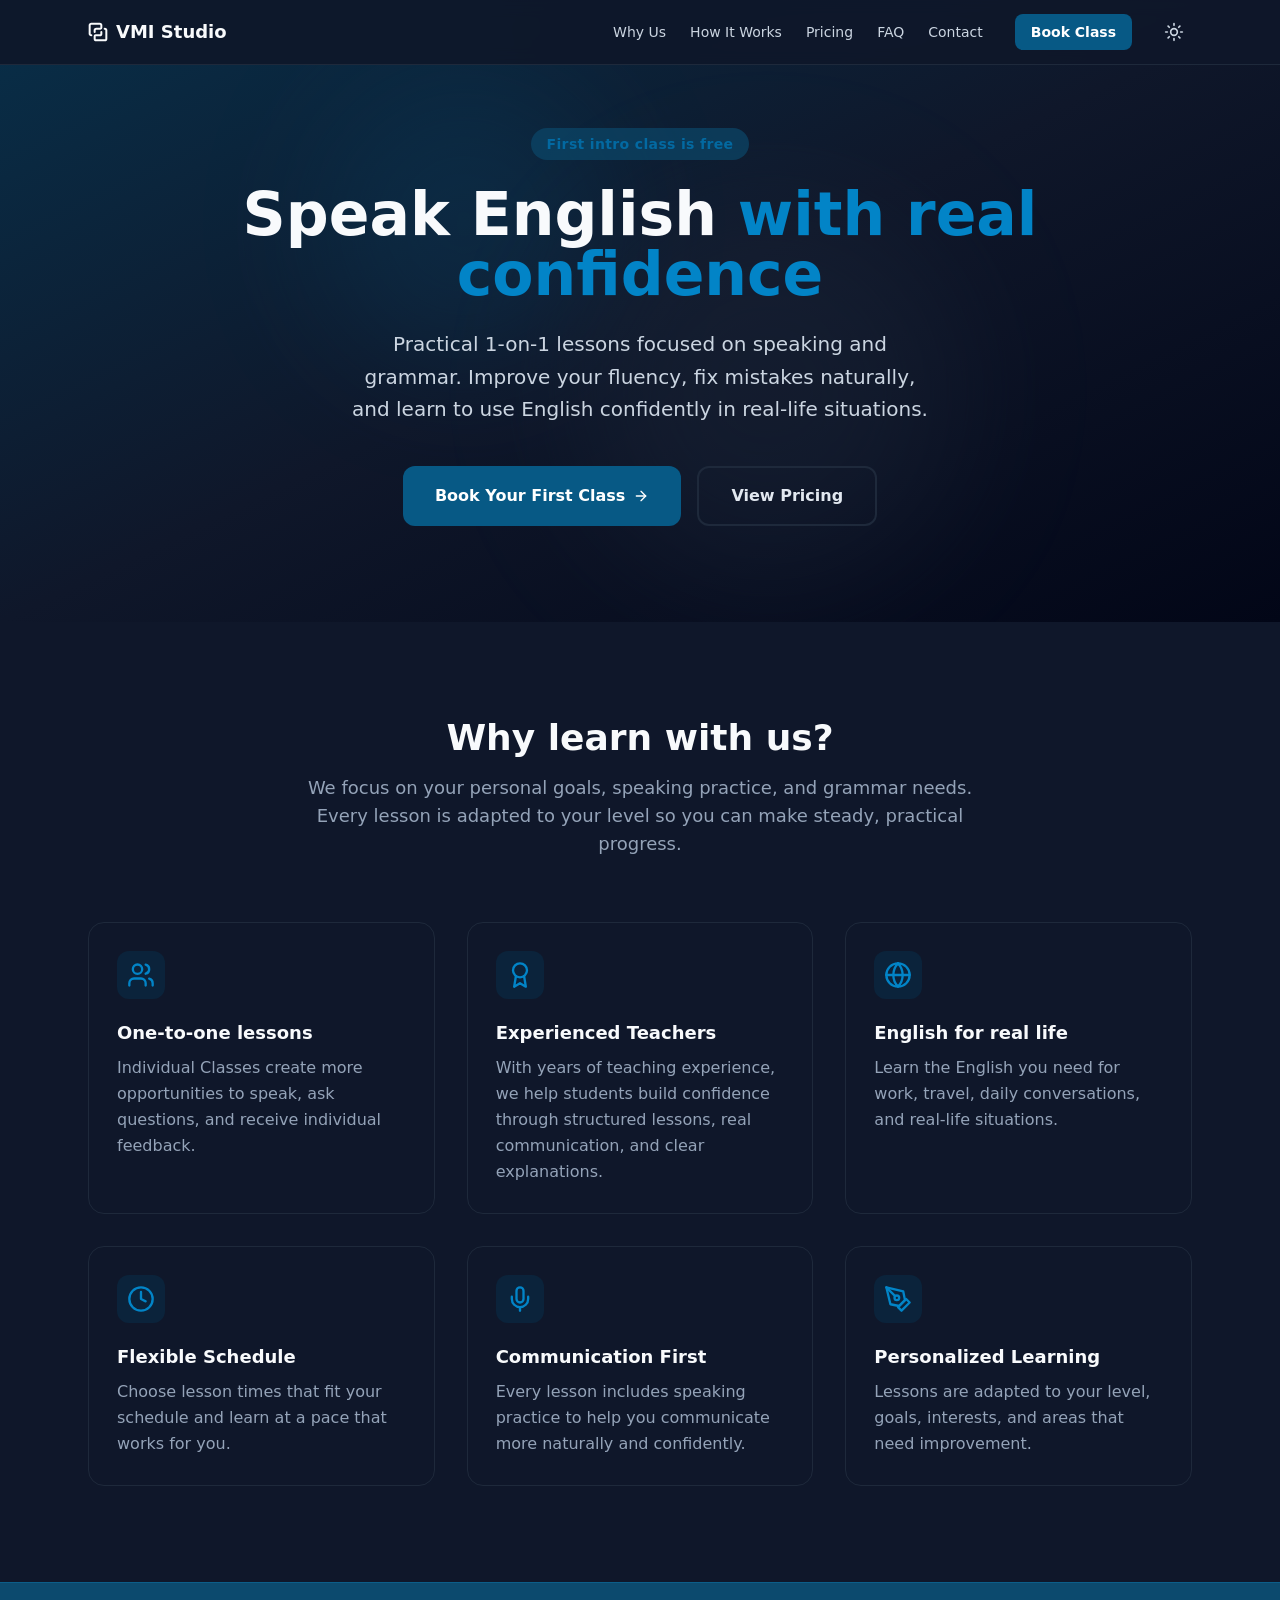
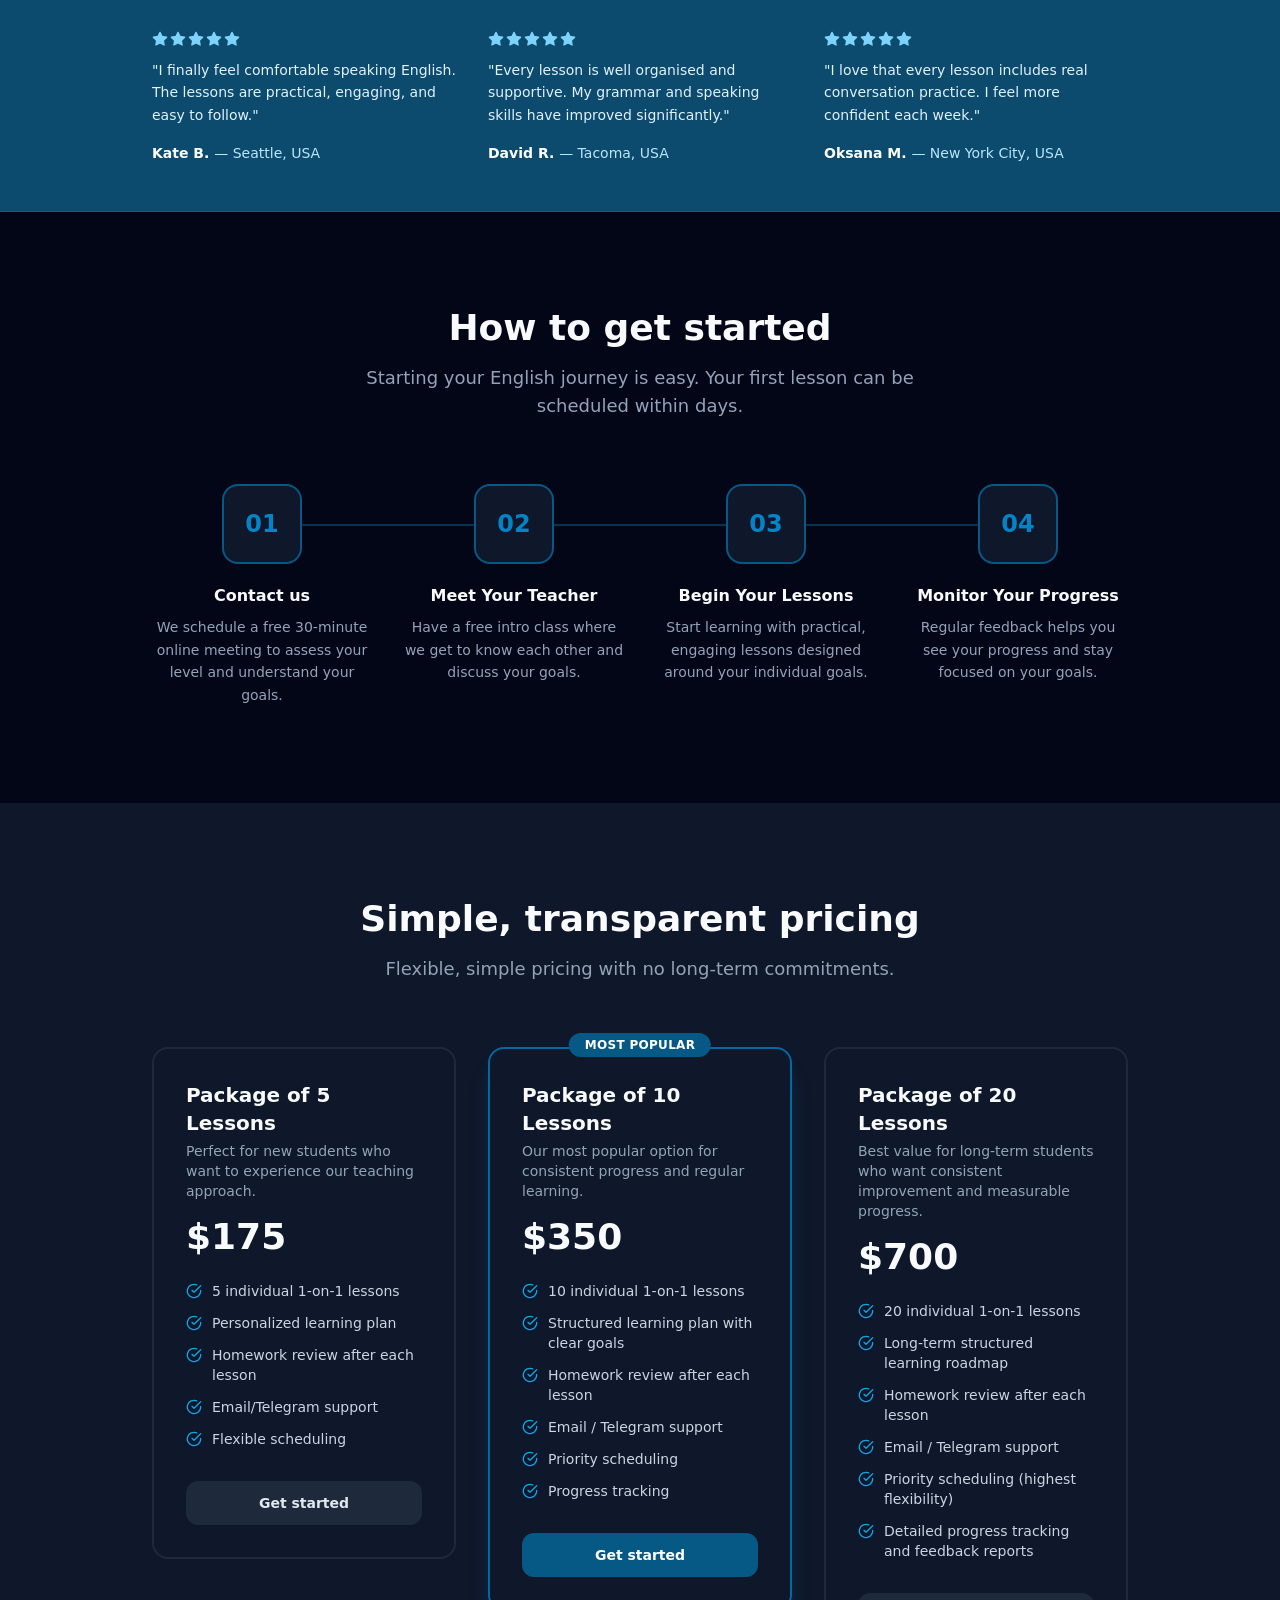
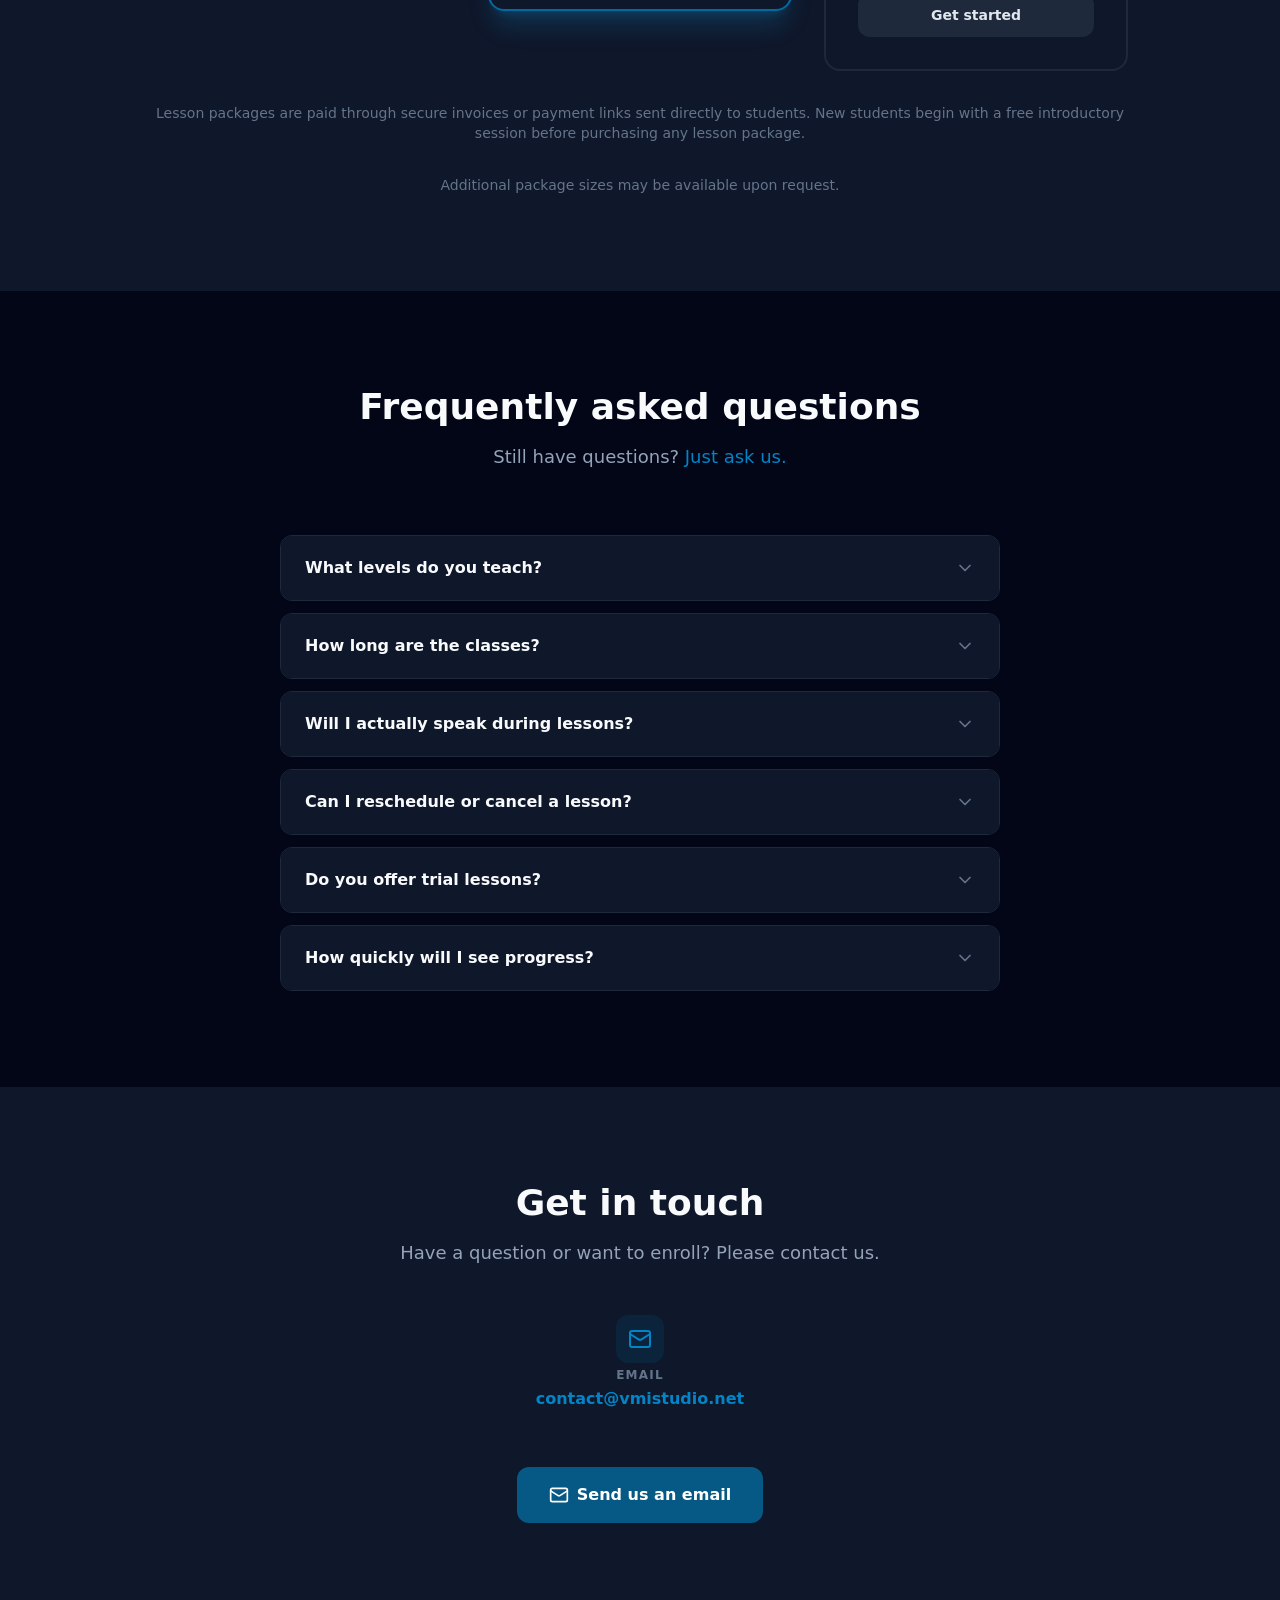
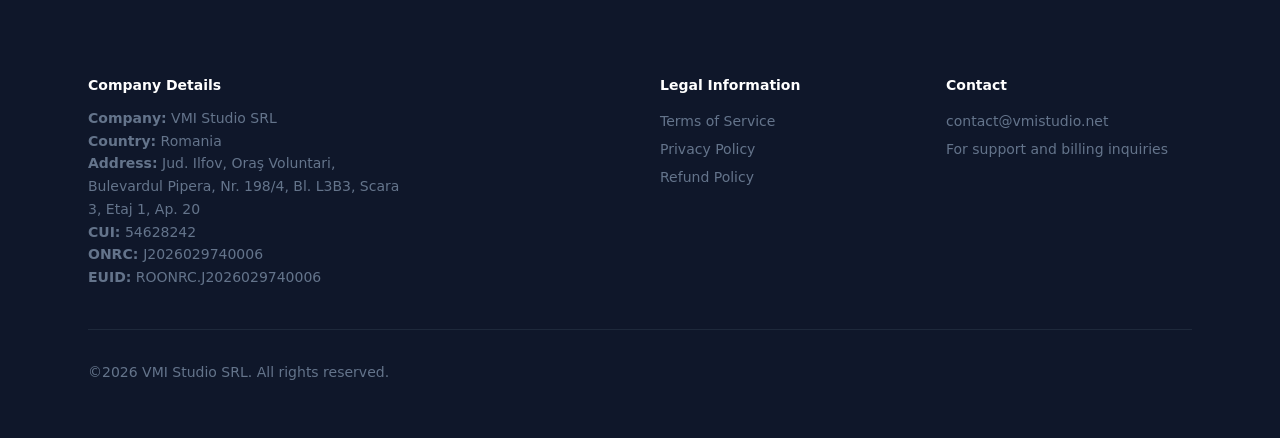
<file: index.html>
<html lang="en">
<head>
    <meta charset="UTF-8">
    <meta name="viewport" content="width=device-width, initial-scale=1.0">
    <title>VMI Studio — Speak English with confidence</title>
    <meta name="twitter:card" content="summary_large_image">

    <script src="script.js"></script>
    <link rel="stylesheet" href="styles.css">
    <link rel="icon" href="image/favicon.png" type="image/svg+xml">
</head>
<body>

<div>
    <div class="font-sans text-slate-800 antialiased">
        <header class="fixed top-0 inset-x-0 z-50 bg-white/90 backdrop-blur border-b border-slate-100">
            <div class="max-w-6xl mx-auto px-6 h-16 flex items-center justify-between">

                <!-- logo -->
                <a href="#" class="flex items-center gap-2 font-bold text-lg text-slate-900">
                    <svg xmlns="http://www.w3.org/2000/svg" width="20" height="20" viewBox="0 0 24 24" fill="none"
                         stroke="currentColor" stroke-width="2.4" stroke-linecap="round" stroke-linejoin="round"
                         class="lucide lucide-squares-exclude-icon lucide-squares-exclude">
                        <path d="M16 12v2a2 2 0 0 1-2 2H9a1 1 0 0 0-1 1v3a2 2 0 0 0 2 2h10a2 2 0 0 0 2-2V10a2 2 0 0 0-2-2h0"/>
                        <path d="M4 16a2 2 0 0 1-2-2V4a2 2 0 0 1 2-2h10a2 2 0 0 1 2 2v3a1 1 0 0 1-1 1h-5a2 2 0 0 0-2 2v2"/>
                    </svg>
                    VMI Studio
                </a>

                <!-- top nav links -->
                <nav class="hidden md:flex items-center gap-6">

                    <a href="#why-us" class="text-sm text-slate-600 hover:text-sky-600 transition-colors font-medium">
                        Why Us
                    </a>

                    <a href="#how-it-works"
                       class="text-sm text-slate-600 hover:text-sky-600 transition-colors font-medium">
                        How It Works
                    </a>

                    <a href="#pricing" class="text-sm text-slate-600 hover:text-sky-600 transition-colors font-medium">
                        Pricing
                    </a>

                    <a href="#faq"
                       class="text-sm text-slate-600 hover:text-sky-600 transition-colors font-medium">
                        FAQ
                    </a>

                    <a href="#contact" class="text-sm text-slate-600 hover:text-sky-600 transition-colors font-medium">
                        Contact
                    </a>

                    <!--                     book class button -->
                    <a href="mailto:contact@vmistudio.net"
                       class="ml-2 px-4 py-2 bg-sky-600 text-white text-sm font-semibold rounded-lg hover:bg-sky-700 transition-colors">
                        Book Class
                    </a>

                    <!-- theme toggle -->
                    <button type="button"
                            class="theme-toggle p-2 text-slate-600 hover:text-sky-600 transition-colors"
                            aria-label="Toggle dark theme">
                        <svg xmlns="http://www.w3.org/2000/svg" width="24" height="24" viewBox="0 0 24 24"
                             fill="none" stroke="currentColor" stroke-width="2" stroke-linecap="round"
                             stroke-linejoin="round" class="theme-icon-moon w-5 h-5">
                            <path d="M12 3a6 6 0 0 0 9 9 9 9 0 1 1-9-9Z"></path>
                        </svg>
                        <svg xmlns="http://www.w3.org/2000/svg" width="24" height="24" viewBox="0 0 24 24"
                             fill="none" stroke="currentColor" stroke-width="2" stroke-linecap="round"
                             stroke-linejoin="round" class="theme-icon-sun w-5 h-5">
                            <circle cx="12" cy="12" r="4"></circle>
                            <path d="M12 2v2"></path>
                            <path d="M12 20v2"></path>
                            <path d="m4.93 4.93 1.41 1.41"></path>
                            <path d="m17.66 17.66 1.41 1.41"></path>
                            <path d="M2 12h2"></path>
                            <path d="M20 12h2"></path>
                            <path d="m6.34 17.66-1.41 1.41"></path>
                            <path d="m19.07 4.93-1.41 1.41"></path>
                        </svg>
                    </button>
                </nav>

                <!-- top nav mobile -->
                <div class="md:hidden flex items-center gap-1">
                    <button type="button"
                            class="theme-toggle p-2 text-slate-600 hover:text-sky-600 transition-colors"
                            aria-label="Toggle dark theme">
                        <svg xmlns="http://www.w3.org/2000/svg" width="24" height="24" viewBox="0 0 24 24"
                             fill="none" stroke="currentColor" stroke-width="2" stroke-linecap="round"
                             stroke-linejoin="round" class="theme-icon-moon w-5 h-5">
                            <path d="M12 3a6 6 0 0 0 9 9 9 9 0 1 1-9-9Z"></path>
                        </svg>
                        <svg xmlns="http://www.w3.org/2000/svg" width="24" height="24" viewBox="0 0 24 24"
                             fill="none" stroke="currentColor" stroke-width="2" stroke-linecap="round"
                             stroke-linejoin="round" class="theme-icon-sun w-5 h-5">
                            <circle cx="12" cy="12" r="4"></circle>
                            <path d="M12 2v2"></path>
                            <path d="M12 20v2"></path>
                            <path d="m4.93 4.93 1.41 1.41"></path>
                            <path d="m17.66 17.66 1.41 1.41"></path>
                            <path d="M2 12h2"></path>
                            <path d="M20 12h2"></path>
                            <path d="m6.34 17.66-1.41 1.41"></path>
                            <path d="m19.07 4.93-1.41 1.41"></path>
                        </svg>
                    </button>
                    <button id="menu-btn" class="p-2 text-slate-600" aria-label="Toggle menu" aria-expanded="false">
                        <div class="w-5 h-0.5 bg-current mb-1"></div>
                        <div class="w-5 h-0.5 bg-current mb-1"></div>
                        <div class="w-5 h-0.5 bg-current"></div>
                    </button>
                </div>
            </div>

            <!-- mobile menu -->
            <nav id="mobile-menu" class="hidden md:hidden border-t border-slate-100 bg-white px-6 py-4">
                <div class="flex flex-col gap-4">
                    <a href="#why-us"
                       class="text-sm text-slate-600 hover:text-sky-600 transition-colors font-medium">
                        Why Us
                    </a>
                    <a href="#how-it-works"
                       class="text-sm text-slate-600 hover:text-sky-600 transition-colors font-medium">
                        How It Works
                    </a>
                    <a href="#pricing"
                       class="text-sm text-slate-600 hover:text-sky-600 transition-colors font-medium">
                        Pricing
                    </a>
                    <a href="#faq"
                       class="text-sm text-slate-600 hover:text-sky-600 transition-colors font-medium">
                        FAQ
                    </a>
                    <a href="#contact"
                       class="text-sm text-slate-600 hover:text-sky-600 transition-colors font-medium">
                        Contact
                    </a>
                    <a href="mailto:contact@vmistudio.net"
                       class="px-4 py-2 bg-sky-600 text-white text-sm font-semibold rounded-lg hover:bg-sky-700 transition-colors text-center">
                        Book Class
                    </a>
                </div>
            </nav>
        </header>

        <!-- INTRO SECTION -->
        <section class="pt-32 pb-24 bg-gradient-to-br from-sky-50 via-white to-slate-50 relative overflow-hidden">

            <div class="absolute inset-0 pointer-events-none">
                <div class="absolute top-20 left-1/4 w-72 h-72 bg-sky-100 rounded-full opacity-40 blur-3xl"></div>
                <div class="absolute bottom-10 right-1/4 w-96 h-96 bg-slate-100 rounded-full opacity-40 blur-3xl"></div>
            </div>

            <div class="relative max-w-4xl mx-auto px-6 text-center">

                <span class="inline-block px-4 py-1.5 bg-sky-100 text-sky-700 text-sm font-semibold rounded-full mb-6 tracking-wide">First intro class is free</span>


                <!-- title -->
                <h1 class="text-5xl md:text-6xl font-bold text-slate-900 leading-tight mb-6">
                    Speak English <span class="text-sky-600"> with real confidence</span>
                </h1>

                <p class="text-xl text-slate-600 leading-relaxed max-w-xl mx-auto mb-10">
                    Practical 1-on-1 lessons focused on speaking and grammar. Improve your fluency, fix mistakes
                    naturally, and learn to use English confidently in real-life situations.
                </p>

                <!-- buttons -->
                <div class="flex flex-col sm:flex-row gap-4 justify-center">
                    <a href="mailto:contact@vmistudio.net"
                       class="px-8 py-4 bg-sky-600 text-white font-semibold rounded-xl hover:bg-sky-700 transition-all hover:shadow-lg hover:shadow-sky-200 flex items-center justify-center gap-2">
                        Book Your First Class
                        <svg xmlns="http://www.w3.org/2000/svg" width="24" height="24" viewBox="0 0 24 24" fill="none"
                             stroke="currentColor" stroke-width="2" stroke-linecap="round" stroke-linejoin="round"
                             class="lucide lucide-arrow-right w-4 h-4">
                            <path d="M5 12h14"></path>
                            <path d="m12 5 7 7-7 7"></path>
                        </svg>
                    </a>
                    <a href="#pricing"
                       class="px-8 py-4 border-2 border-slate-200 text-slate-700 font-semibold rounded-xl hover:border-slate-300 hover:bg-slate-50 transition-colors flex items-center justify-center">
                        View Pricing
                    </a>
                </div>
            </div>
        </section>

        <!-- WHY LEARN WITH US SECTION -->
        <section id="why-us" class="py-24 bg-white">
            <div class="max-w-6xl mx-auto px-6">
                <!-- Section Title -->
                <div class="text-center mb-16">
                    <h2 class="text-4xl font-bold text-slate-900 mb-4">
                        Why learn with us?
                    </h2>
                    <p class="text-lg text-slate-500 max-w-2xl mx-auto">
                        We focus on your personal goals, speaking practice, and grammar needs. Every lesson is adapted
                        to your level so you can make steady, practical progress.
                        <!--                        Every learner is different — that's why we focus on your goals, challenges, and progress.-->
                    </p>
                </div>
                <div class="grid md:grid-cols-2 lg:grid-cols-3 gap-8">

                    <!-- why-us 1 -->
                    <div class="p-7 rounded-2xl border border-slate-100 hover:border-sky-100 hover:shadow-md hover:shadow-sky-50 transition-all group">
                        <div class="w-12 h-12 bg-sky-50 rounded-xl flex items-center justify-center text-sky-600 mb-5 group-hover:bg-sky-100 transition-colors">
                            <svg xmlns="http://www.w3.org/2000/svg" width="24" height="24" viewBox="0 0 24 24"
                                 fill="none" stroke="currentColor" stroke-width="2" stroke-linecap="round"
                                 stroke-linejoin="round" class="lucide lucide-users w-7 h-7">
                                <path d="M16 21v-2a4 4 0 0 0-4-4H6a4 4 0 0 0-4 4v2"></path>
                                <circle cx="9" cy="7" r="4"></circle>
                                <path d="M22 21v-2a4 4 0 0 0-3-3.87"></path>
                                <path d="M16 3.13a4 4 0 0 1 0 7.75"></path>
                            </svg>
                        </div>
                        <h3 class="text-lg font-bold text-slate-800 mb-2">
                            One-to-one lessons
                        </h3>
                        <p class="text-slate-500 leading-relaxed">
                            Individual Classes create more opportunities to speak, ask questions, and receive individual
                            feedback.
                        </p>
                    </div>

                    <!-- why-us 2 -->
                    <div class="p-7 rounded-2xl border border-slate-100 hover:border-sky-100 hover:shadow-md hover:shadow-sky-50 transition-all group">
                        <div class="w-12 h-12 bg-sky-50 rounded-xl flex items-center justify-center text-sky-600 mb-5 group-hover:bg-sky-100 transition-colors">
                            <svg xmlns="http://www.w3.org/2000/svg" width="24" height="24" viewBox="0 0 24 24"
                                 fill="none" stroke="currentColor" stroke-width="2" stroke-linecap="round"
                                 stroke-linejoin="round" class="lucide lucide-award w-7 h-7">
                                <circle cx="12" cy="8" r="6"></circle>
                                <path d="M15.477 12.89 17 22l-5-3-5 3 1.523-9.11"></path>
                            </svg>
                        </div>
                        <h3 class="text-lg font-bold text-slate-800 mb-2">
                            Experienced Teachers
                        </h3>
                        <p class="text-slate-500 leading-relaxed">
                            With years of teaching experience, we help students
                            build confidence through structured lessons, real communication, and clear explanations.
                        </p>
                    </div>

                    <!-- why-us 3 -->
                    <div class="p-7 rounded-2xl border border-slate-100 hover:border-sky-100 hover:shadow-md hover:shadow-sky-50 transition-all group">
                        <div class="w-12 h-12 bg-sky-50 rounded-xl flex items-center justify-center text-sky-600 mb-5 group-hover:bg-sky-100 transition-colors">
                            <svg xmlns="http://www.w3.org/2000/svg" width="24" height="24" viewBox="0 0 24 24"
                                 fill="none" stroke="currentColor" stroke-width="2" stroke-linecap="round"
                                 stroke-linejoin="round" class="lucide lucide-globe w-7 h-7">
                                <circle cx="12" cy="12" r="10"></circle>
                                <path d="M12 2a14.5 14.5 0 0 0 0 20 14.5 14.5 0 0 0 0-20"></path>
                                <path d="M2 12h20"></path>
                            </svg>
                        </div>
                        <h3 class="text-lg font-bold text-slate-800 mb-2">
                            English for real life
                        </h3>
                        <p class="text-slate-500 leading-relaxed">
                            Learn the English you need for work, travel, daily conversations, and real-life situations.
                        </p>
                    </div>

                    <!-- why-us 4 -->
                    <div class="p-7 rounded-2xl border border-slate-100 hover:border-sky-100 hover:shadow-md hover:shadow-sky-50 transition-all group">
                        <div class="w-12 h-12 bg-sky-50 rounded-xl flex items-center justify-center text-sky-600 mb-5 group-hover:bg-sky-100 transition-colors">
                            <svg xmlns="http://www.w3.org/2000/svg" width="24" height="24" viewBox="0 0 24 24"
                                 fill="none" stroke="currentColor" stroke-width="2" stroke-linecap="round"
                                 stroke-linejoin="round" class="lucide lucide-clock w-7 h-7">
                                <circle cx="12" cy="12" r="10"></circle>
                                <polyline points="12 6 12 12 16 14"></polyline>
                            </svg>
                        </div>
                        <h3 class="text-lg font-bold text-slate-800 mb-2">
                            Flexible Schedule
                        </h3>
                        <p class="text-slate-500 leading-relaxed">
                            Choose lesson times that fit your schedule and learn at a pace that works for you.
                        </p>
                    </div>

                    <!-- why-us 5 -->
                    <div class="p-7 rounded-2xl border border-slate-100 hover:border-sky-100 hover:shadow-md hover:shadow-sky-50 transition-all group">
                        <div class="w-12 h-12 bg-sky-50 rounded-xl flex items-center justify-center text-sky-600 mb-5 group-hover:bg-sky-100 transition-colors">
                            <svg xmlns="http://www.w3.org/2000/svg" width="24" height="24" viewBox="0 0 24 24"
                                 fill="none" stroke="currentColor" stroke-width="2" stroke-linecap="round"
                                 stroke-linejoin="round" class="lucide lucide-mic w-7 h-7">
                                <path d="M12 2a3 3 0 0 0-3 3v7a3 3 0 0 0 6 0V5a3 3 0 0 0-3-3Z"></path>
                                <path d="M19 10v2a7 7 0 0 1-14 0v-2"></path>
                                <line x1="12" x2="12" y1="19" y2="22"></line>
                            </svg>
                        </div>
                        <h3 class="text-lg font-bold text-slate-800 mb-2">
                            Communication First
                        </h3>
                        <p class="text-slate-500 leading-relaxed">
                            Every lesson includes speaking practice to help you communicate more naturally and
                            confidently.
                        </p>
                    </div>

                    <!-- why-us 6 -->
                    <div class="p-7 rounded-2xl border border-slate-100 hover:border-sky-100 hover:shadow-md hover:shadow-sky-50 transition-all group">
                        <div class="w-12 h-12 bg-sky-50 rounded-xl flex items-center justify-center text-sky-600 mb-5 group-hover:bg-sky-100 transition-colors">
                            <svg xmlns="http://www.w3.org/2000/svg" width="24" height="24" viewBox="0 0 24 24"
                                 fill="none" stroke="currentColor" stroke-width="2" stroke-linecap="round"
                                 stroke-linejoin="round" class="lucide lucide-pen-tool w-7 h-7">
                                <path d="m12 19 7-7 3 3-7 7-3-3z"></path>
                                <path d="m18 13-1.5-7.5L2 2l3.5 14.5L13 18l5-5z"></path>
                                <path d="m2 2 7.586 7.586"></path>
                                <circle cx="11" cy="11" r="2"></circle>
                            </svg>
                        </div>
                        <h3 class="text-lg font-bold text-slate-800 mb-2">
                            Personalized Learning
                        </h3>
                        <p class="text-slate-500 leading-relaxed">
                            Lessons are adapted to your level, goals, interests, and areas that need improvement.
                        </p>
                    </div>
                </div>
            </div>
        </section>

        <!-- TESTIMONIALS SECTION  -->
        <section id="testimonials" class="py-12 bg-sky-600">
            <div class="max-w-5xl mx-auto px-6">
                <div class="grid md:grid-cols-3 gap-8">
                    <!-- testimonial 1 -->
                    <div class="text-white">
                        <div class="flex gap-0.5 mb-3">
                            <svg xmlns="http://www.w3.org/2000/svg" width="24" height="24" viewBox="0 0 24 24"
                                 fill="none" stroke="currentColor" stroke-width="2" stroke-linecap="round"
                                 stroke-linejoin="round" class="lucide lucide-star w-4 h-4 fill-sky-300 text-sky-300">
                                <polygon
                                        points="12 2 15.09 8.26 22 9.27 17 14.14 18.18 21.02 12 17.77 5.82 21.02 7 14.14 2 9.27 8.91 8.26 12 2"></polygon>
                            </svg>
                            <svg xmlns="http://www.w3.org/2000/svg" width="24" height="24" viewBox="0 0 24 24"
                                 fill="none" stroke="currentColor" stroke-width="2" stroke-linecap="round"
                                 stroke-linejoin="round" class="lucide lucide-star w-4 h-4 fill-sky-300 text-sky-300">
                                <polygon
                                        points="12 2 15.09 8.26 22 9.27 17 14.14 18.18 21.02 12 17.77 5.82 21.02 7 14.14 2 9.27 8.91 8.26 12 2"></polygon>
                            </svg>
                            <svg xmlns="http://www.w3.org/2000/svg" width="24" height="24" viewBox="0 0 24 24"
                                 fill="none" stroke="currentColor" stroke-width="2" stroke-linecap="round"
                                 stroke-linejoin="round" class="lucide lucide-star w-4 h-4 fill-sky-300 text-sky-300">
                                <polygon
                                        points="12 2 15.09 8.26 22 9.27 17 14.14 18.18 21.02 12 17.77 5.82 21.02 7 14.14 2 9.27 8.91 8.26 12 2"></polygon>
                            </svg>
                            <svg xmlns="http://www.w3.org/2000/svg" width="24" height="24" viewBox="0 0 24 24"
                                 fill="none" stroke="currentColor" stroke-width="2" stroke-linecap="round"
                                 stroke-linejoin="round" class="lucide lucide-star w-4 h-4 fill-sky-300 text-sky-300">
                                <polygon
                                        points="12 2 15.09 8.26 22 9.27 17 14.14 18.18 21.02 12 17.77 5.82 21.02 7 14.14 2 9.27 8.91 8.26 12 2"></polygon>
                            </svg>
                            <svg xmlns="http://www.w3.org/2000/svg" width="24" height="24" viewBox="0 0 24 24"
                                 fill="none" stroke="currentColor" stroke-width="2" stroke-linecap="round"
                                 stroke-linejoin="round" class="lucide lucide-star w-4 h-4 fill-sky-300 text-sky-300">
                                <polygon
                                        points="12 2 15.09 8.26 22 9.27 17 14.14 18.18 21.02 12 17.77 5.82 21.02 7 14.14 2 9.27 8.91 8.26 12 2"></polygon>
                            </svg>
                        </div>
                        <p class="text-sky-100 text-sm leading-relaxed mb-4">
                            "I finally feel comfortable speaking English. The lessons are practical, engaging, and easy
                            to follow."
                        </p>
                        <p class="font-semibold text-sm">
                            Kate B. <span class="font-normal text-sky-200">— Seattle, USA</span>
                        </p>
                    </div>

                    <!-- testimonial 2 -->
                    <div class="text-white">
                        <div class="flex gap-0.5 mb-3">
                            <svg xmlns="http://www.w3.org/2000/svg" width="24" height="24" viewBox="0 0 24 24"
                                 fill="none" stroke="currentColor" stroke-width="2" stroke-linecap="round"
                                 stroke-linejoin="round" class="lucide lucide-star w-4 h-4 fill-sky-300 text-sky-300">
                                <polygon
                                        points="12 2 15.09 8.26 22 9.27 17 14.14 18.18 21.02 12 17.77 5.82 21.02 7 14.14 2 9.27 8.91 8.26 12 2"></polygon>
                            </svg>
                            <svg xmlns="http://www.w3.org/2000/svg" width="24" height="24" viewBox="0 0 24 24"
                                 fill="none" stroke="currentColor" stroke-width="2" stroke-linecap="round"
                                 stroke-linejoin="round" class="lucide lucide-star w-4 h-4 fill-sky-300 text-sky-300">
                                <polygon
                                        points="12 2 15.09 8.26 22 9.27 17 14.14 18.18 21.02 12 17.77 5.82 21.02 7 14.14 2 9.27 8.91 8.26 12 2"></polygon>
                            </svg>
                            <svg xmlns="http://www.w3.org/2000/svg" width="24" height="24" viewBox="0 0 24 24"
                                 fill="none" stroke="currentColor" stroke-width="2" stroke-linecap="round"
                                 stroke-linejoin="round" class="lucide lucide-star w-4 h-4 fill-sky-300 text-sky-300">
                                <polygon
                                        points="12 2 15.09 8.26 22 9.27 17 14.14 18.18 21.02 12 17.77 5.82 21.02 7 14.14 2 9.27 8.91 8.26 12 2"></polygon>
                            </svg>
                            <svg xmlns="http://www.w3.org/2000/svg" width="24" height="24" viewBox="0 0 24 24"
                                 fill="none" stroke="currentColor" stroke-width="2" stroke-linecap="round"
                                 stroke-linejoin="round" class="lucide lucide-star w-4 h-4 fill-sky-300 text-sky-300">
                                <polygon
                                        points="12 2 15.09 8.26 22 9.27 17 14.14 18.18 21.02 12 17.77 5.82 21.02 7 14.14 2 9.27 8.91 8.26 12 2"></polygon>
                            </svg>
                            <svg xmlns="http://www.w3.org/2000/svg" width="24" height="24" viewBox="0 0 24 24"
                                 fill="none" stroke="currentColor" stroke-width="2" stroke-linecap="round"
                                 stroke-linejoin="round" class="lucide lucide-star w-4 h-4 fill-sky-300 text-sky-300">
                                <polygon
                                        points="12 2 15.09 8.26 22 9.27 17 14.14 18.18 21.02 12 17.77 5.82 21.02 7 14.14 2 9.27 8.91 8.26 12 2"></polygon>
                            </svg>
                        </div>
                        <p class="text-sky-100 text-sm leading-relaxed mb-4">
                            "Every lesson is well organised and supportive. My grammar and speaking skills have improved
                            significantly."
                        </p>
                        <p class="font-semibold text-sm">
                            David R. <span class="font-normal text-sky-200">— Tacoma, USA </span>
                        </p>
                    </div>

                    <!-- testimonial 3 -->
                    <div class="text-white">
                        <div class="flex gap-0.5 mb-3">
                            <svg xmlns="http://www.w3.org/2000/svg" width="24" height="24" viewBox="0 0 24 24"
                                 fill="none" stroke="currentColor" stroke-width="2" stroke-linecap="round"
                                 stroke-linejoin="round" class="lucide lucide-star w-4 h-4 fill-sky-300 text-sky-300">
                                <polygon
                                        points="12 2 15.09 8.26 22 9.27 17 14.14 18.18 21.02 12 17.77 5.82 21.02 7 14.14 2 9.27 8.91 8.26 12 2"></polygon>
                            </svg>
                            <svg xmlns="http://www.w3.org/2000/svg" width="24" height="24" viewBox="0 0 24 24"
                                 fill="none" stroke="currentColor" stroke-width="2" stroke-linecap="round"
                                 stroke-linejoin="round" class="lucide lucide-star w-4 h-4 fill-sky-300 text-sky-300">
                                <polygon
                                        points="12 2 15.09 8.26 22 9.27 17 14.14 18.18 21.02 12 17.77 5.82 21.02 7 14.14 2 9.27 8.91 8.26 12 2"></polygon>
                            </svg>
                            <svg xmlns="http://www.w3.org/2000/svg" width="24" height="24" viewBox="0 0 24 24"
                                 fill="none" stroke="currentColor" stroke-width="2" stroke-linecap="round"
                                 stroke-linejoin="round" class="lucide lucide-star w-4 h-4 fill-sky-300 text-sky-300">
                                <polygon
                                        points="12 2 15.09 8.26 22 9.27 17 14.14 18.18 21.02 12 17.77 5.82 21.02 7 14.14 2 9.27 8.91 8.26 12 2"></polygon>
                            </svg>
                            <svg xmlns="http://www.w3.org/2000/svg" width="24" height="24" viewBox="0 0 24 24"
                                 fill="none" stroke="currentColor" stroke-width="2" stroke-linecap="round"
                                 stroke-linejoin="round" class="lucide lucide-star w-4 h-4 fill-sky-300 text-sky-300">
                                <polygon
                                        points="12 2 15.09 8.26 22 9.27 17 14.14 18.18 21.02 12 17.77 5.82 21.02 7 14.14 2 9.27 8.91 8.26 12 2"></polygon>
                            </svg>
                            <svg xmlns="http://www.w3.org/2000/svg" width="24" height="24" viewBox="0 0 24 24"
                                 fill="none" stroke="currentColor" stroke-width="2" stroke-linecap="round"
                                 stroke-linejoin="round" class="lucide lucide-star w-4 h-4 fill-sky-300 text-sky-300">
                                <polygon
                                        points="12 2 15.09 8.26 22 9.27 17 14.14 18.18 21.02 12 17.77 5.82 21.02 7 14.14 2 9.27 8.91 8.26 12 2"></polygon>
                            </svg>
                        </div>
                        <p class="text-sky-100 text-sm leading-relaxed mb-4">
                            "I love that every lesson includes real conversation practice. I feel more confident each
                            week."
                        </p>
                        <p class="font-semibold text-sm">
                            Oksana M. <span class="font-normal text-sky-200">— New York City, USA</span>
                        </p>
                    </div>
                </div>
            </div>
        </section>

        <!-- HOW IT WORKS SECTION   -->
        <section id="how-it-works" class="py-24 bg-slate-50">
            <div class="max-w-5xl mx-auto px-6">

                <!-- Section Title -->
                <div class="text-center mb-16">
                    <h2 class="text-4xl font-bold text-slate-900 mb-4">
                        How to get started</h2>
                    <p class="text-lg text-slate-500 max-w-xl mx-auto">
                        Starting your English journey is easy. Your first lesson can be scheduled within days.
                    </p>
                </div>

                <div class="grid md:grid-cols-4 gap-8 relative">
                    <div class="hidden md:block absolute top-10 left-[12%] right-[12%] h-0.5 bg-sky-100"></div>

                    <!-- how-it-works 1 -->
                    <div class="relative text-center">
                        <div class="w-20 h-20 bg-white border-2 border-sky-100 rounded-2xl flex items-center justify-center mx-auto mb-5 shadow-sm">
                            <span class="text-2xl font-bold text-sky-600">01</span>
                        </div>
                        <h3 class="font-bold text-slate-800 mb-2">
                            Contact us
                        </h3>
                        <p class="text-slate-500 text-sm leading-relaxed">
                            We schedule a free 30-minute online meeting to assess your level and understand your goals.
                        </p>
                    </div>

                    <!-- how-it-works 2 -->
                    <div class="relative text-center">
                        <div class="w-20 h-20 bg-white border-2 border-sky-100 rounded-2xl flex items-center justify-center mx-auto mb-5 shadow-sm">
                            <span class="text-2xl font-bold text-sky-600">02</span>
                        </div>
                        <h3 class="font-bold text-slate-800 mb-2">
                            Meet Your Teacher
                        </h3>
                        <p class="text-slate-500 text-sm leading-relaxed">
                            Have a free intro class where we get to know each other and discuss your goals.
                        </p>
                    </div>

                    <!-- how-it-works 3 -->
                    <div class="relative text-center">
                        <div class="w-20 h-20 bg-white border-2 border-sky-100 rounded-2xl flex items-center justify-center mx-auto mb-5 shadow-sm">
                            <span class="text-2xl font-bold text-sky-600">03</span>
                        </div>
                        <h3 class="font-bold text-slate-800 mb-2">
                            Begin Your Lessons
                        </h3>
                        <p class="text-slate-500 text-sm leading-relaxed">
                            Start learning with practical, engaging lessons designed around your individual goals.
                        </p>
                    </div>

                    <!-- how-it-works 4 -->
                    <div class="relative text-center">
                        <div class="w-20 h-20 bg-white border-2 border-sky-100 rounded-2xl flex items-center justify-center mx-auto mb-5 shadow-sm">
                            <span class="text-2xl font-bold text-sky-600">04</span>
                        </div>
                        <h3 class="font-bold text-slate-800 mb-2">
                            Monitor Your Progress
                        </h3>
                        <p class="text-slate-500 text-sm leading-relaxed">
                            Regular feedback helps you see your progress and stay focused on your goals.</p>
                    </div>
                </div>
            </div>
        </section>

        <!-- PRICING SECTION -->
        <section id="pricing" class="py-24 bg-white">
            <div class="max-w-5xl mx-auto px-6">

                <!-- Title of the section-->
                <div class="text-center mb-16">
                    <h2 class="text-4xl font-bold text-slate-900 mb-4">
                        Simple, transparent pricing</h2>
                    <p class="text-lg text-slate-500 max-w-xl mx-auto">
                        Flexible, simple pricing with no long-term commitments.
                    </p>
                </div>

                <!-- PACKAGE OF 5 LESSONS -->
                <div class="grid md:grid-cols-3 gap-8 items-start">
                    <div class="rounded-2xl border-2 p-8 flex flex-col border-slate-100">

                        <div class="mb-6">
                            <h3 class="text-xl font-bold text-slate-800 mb-1">Package of 5 Lessons</h3>
                            <p class="text-slate-500 text-sm mb-4">
                                Perfect for new students who want to experience our teaching approach.</p>
                            <div class="flex items-end gap-1">
                                <span class="text-4xl font-bold text-slate-900">$175</span>
                            </div>
                        </div>

                        <ul class="space-y-3 mb-8 flex-1">
                            <li class="flex items-start gap-2.5 text-sm text-slate-600">
                                <svg xmlns="http://www.w3.org/2000/svg" width="24" height="24" viewBox="0 0 24 24"
                                     fill="none" stroke="currentColor" stroke-width="2" stroke-linecap="round"
                                     stroke-linejoin="round"
                                     class="lucide lucide-check-circle w-4 h-4 text-sky-500 flex-shrink-0 mt-0.5">
                                    <path d="M22 11.08V12a10 10 0 1 1-5.93-9.14"></path>
                                    <path d="m9 11 3 3L22 4"></path>
                                </svg>
                                5 individual 1-on-1 lessons
                            </li>
                            <li class="flex items-start gap-2.5 text-sm text-slate-600">
                                <svg xmlns="http://www.w3.org/2000/svg" width="24" height="24" viewBox="0 0 24 24"
                                     fill="none" stroke="currentColor" stroke-width="2" stroke-linecap="round"
                                     stroke-linejoin="round"
                                     class="lucide lucide-check-circle w-4 h-4 text-sky-500 flex-shrink-0 mt-0.5">
                                    <path d="M22 11.08V12a10 10 0 1 1-5.93-9.14"></path>
                                    <path d="m9 11 3 3L22 4"></path>
                                </svg>
                                Personalized learning plan
                            </li>
                            <li class="flex items-start gap-2.5 text-sm text-slate-600">
                                <svg xmlns="http://www.w3.org/2000/svg" width="24" height="24" viewBox="0 0 24 24"
                                     fill="none" stroke="currentColor" stroke-width="2" stroke-linecap="round"
                                     stroke-linejoin="round"
                                     class="lucide lucide-check-circle w-4 h-4 text-sky-500 flex-shrink-0 mt-0.5">
                                    <path d="M22 11.08V12a10 10 0 1 1-5.93-9.14"></path>
                                    <path d="m9 11 3 3L22 4"></path>
                                </svg>
                                Homework review after each lesson
                            </li>
                            <li class="flex items-start gap-2.5 text-sm text-slate-600">
                                <svg xmlns="http://www.w3.org/2000/svg" width="24" height="24" viewBox="0 0 24 24"
                                     fill="none" stroke="currentColor" stroke-width="2" stroke-linecap="round"
                                     stroke-linejoin="round"
                                     class="lucide lucide-check-circle w-4 h-4 text-sky-500 flex-shrink-0 mt-0.5">
                                    <path d="M22 11.08V12a10 10 0 1 1-5.93-9.14"></path>
                                    <path d="m9 11 3 3L22 4"></path>
                                </svg>
                                Email/Telegram support
                            </li>
                            <li class="flex items-start gap-2.5 text-sm text-slate-600">
                                <svg xmlns="http://www.w3.org/2000/svg" width="24" height="24" viewBox="0 0 24 24"
                                     fill="none" stroke="currentColor" stroke-width="2" stroke-linecap="round"
                                     stroke-linejoin="round"
                                     class="lucide lucide-check-circle w-4 h-4 text-sky-500 flex-shrink-0 mt-0.5">
                                    <path d="M22 11.08V12a10 10 0 1 1-5.93-9.14"></path>
                                    <path d="m9 11 3 3L22 4"></path>
                                </svg>
                                Flexible scheduling
                            </li>
                        </ul>
                        <a href="mailto:contact@vmistudio.net"
                           class="w-full py-3 rounded-xl font-semibold text-sm text-center transition-all bg-slate-100 text-slate-700 hover:bg-slate-200">Get
                            started
                        </a>
                    </div>

                    <!-- PACKAGE OF 10 LESSONS -->
                    <div class="rounded-2xl border-2 p-8 flex flex-col border-sky-500 shadow-xl shadow-sky-100 relative">
                        <div class="absolute -top-4 left-1/2 -translate-x-1/2 px-4 py-1 bg-sky-600 text-white text-xs font-bold rounded-full tracking-wide uppercase">
                            Most Popular
                        </div>

                        <div class="mb-6">
                            <h3 class="text-xl font-bold text-slate-800 mb-1">Package of 10 Lessons </h3>
                            <p class="text-slate-500 text-sm mb-4">
                                Our most popular option for consistent progress and regular learning.
                            </p>
                            <div class="flex items-end gap-1">
                                <span class="text-4xl font-bold text-slate-900">$350</span>
                            </div>
                        </div>

                        <ul class="space-y-3 mb-8 flex-1">
                            <li class="flex items-start gap-2.5 text-sm text-slate-600">
                                <svg xmlns="http://www.w3.org/2000/svg" width="24" height="24" viewBox="0 0 24 24"
                                     fill="none" stroke="currentColor" stroke-width="2" stroke-linecap="round"
                                     stroke-linejoin="round"
                                     class="lucide lucide-check-circle w-4 h-4 text-sky-500 flex-shrink-0 mt-0.5">
                                    <path d="M22 11.08V12a10 10 0 1 1-5.93-9.14"></path>
                                    <path d="m9 11 3 3L22 4"></path>
                                </svg>
                                10 individual 1-on-1 lessons
                            </li>
                            <li class="flex items-start gap-2.5 text-sm text-slate-600">
                                <svg xmlns="http://www.w3.org/2000/svg" width="24" height="24" viewBox="0 0 24 24"
                                     fill="none" stroke="currentColor" stroke-width="2" stroke-linecap="round"
                                     stroke-linejoin="round"
                                     class="lucide lucide-check-circle w-4 h-4 text-sky-500 flex-shrink-0 mt-0.5">
                                    <path d="M22 11.08V12a10 10 0 1 1-5.93-9.14"></path>
                                    <path d="m9 11 3 3L22 4"></path>
                                </svg>
                                Structured learning plan with clear goals
                            </li>
                            <li class="flex items-start gap-2.5 text-sm text-slate-600">
                                <svg xmlns="http://www.w3.org/2000/svg" width="24" height="24" viewBox="0 0 24 24"
                                     fill="none" stroke="currentColor" stroke-width="2" stroke-linecap="round"
                                     stroke-linejoin="round"
                                     class="lucide lucide-check-circle w-4 h-4 text-sky-500 flex-shrink-0 mt-0.5">
                                    <path d="M22 11.08V12a10 10 0 1 1-5.93-9.14"></path>
                                    <path d="m9 11 3 3L22 4"></path>
                                </svg>
                                Homework review after each lesson
                            </li>

                            <li class="flex items-start gap-2.5 text-sm text-slate-600">
                                <svg xmlns="http://www.w3.org/2000/svg" width="24" height="24" viewBox="0 0 24 24"
                                     fill="none" stroke="currentColor" stroke-width="2" stroke-linecap="round"
                                     stroke-linejoin="round"
                                     class="lucide lucide-check-circle w-4 h-4 text-sky-500 flex-shrink-0 mt-0.5">
                                    <path d="M22 11.08V12a10 10 0 1 1-5.93-9.14"></path>
                                    <path d="m9 11 3 3L22 4"></path>
                                </svg>
                                Email / Telegram support
                            </li>

                            <li class="flex items-start gap-2.5 text-sm text-slate-600">
                                <svg xmlns="http://www.w3.org/2000/svg" width="24" height="24" viewBox="0 0 24 24"
                                     fill="none" stroke="currentColor" stroke-width="2" stroke-linecap="round"
                                     stroke-linejoin="round"
                                     class="lucide lucide-check-circle w-4 h-4 text-sky-500 flex-shrink-0 mt-0.5">
                                    <path d="M22 11.08V12a10 10 0 1 1-5.93-9.14"></path>
                                    <path d="m9 11 3 3L22 4"></path>
                                </svg>
                                Priority scheduling
                            </li>

                            <li class="flex items-start gap-2.5 text-sm text-slate-600">
                                <svg xmlns="http://www.w3.org/2000/svg" width="24" height="24" viewBox="0 0 24 24"
                                     fill="none" stroke="currentColor" stroke-width="2" stroke-linecap="round"
                                     stroke-linejoin="round"
                                     class="lucide lucide-check-circle w-4 h-4 text-sky-500 flex-shrink-0 mt-0.5">
                                    <path d="M22 11.08V12a10 10 0 1 1-5.93-9.14"></path>
                                    <path d="m9 11 3 3L22 4"></path>
                                </svg>
                                Progress tracking
                            </li>
                        </ul>

                        <a href="mailto:contact@vmistudio.net"
                           class="w-full py-3 rounded-xl font-semibold text-sm text-center transition-all bg-sky-600 text-white hover:bg-sky-700 hover:shadow-lg hover:shadow-sky-200">Get
                            started
                        </a>
                    </div>


                    <!-- PACKAGE OF 20 LESSONS -->
                    <div class="rounded-2xl border-2 p-8 flex flex-col border-slate-100">
                        <div class="mb-6"><h3 class="text-xl font-bold text-slate-800 mb-1">Package of 20 Lessons </h3>
                            <p class="text-slate-500 text-sm mb-4">
                                Best value for long-term students who want consistent improvement and measurable
                                progress.
                            </p>
                            <div class="flex items-end gap-1">
                                <span class="text-4xl font-bold text-slate-900">$700</span>
                            </div>
                        </div>
                        <ul class="space-y-3 mb-8 flex-1">
                            <li class="flex items-start gap-2.5 text-sm text-slate-600">
                                <svg xmlns="http://www.w3.org/2000/svg" width="24" height="24" viewBox="0 0 24 24"
                                     fill="none" stroke="currentColor" stroke-width="2" stroke-linecap="round"
                                     stroke-linejoin="round"
                                     class="lucide lucide-check-circle w-4 h-4 text-sky-500 flex-shrink-0 mt-0.5">
                                    <path d="M22 11.08V12a10 10 0 1 1-5.93-9.14"></path>
                                    <path d="m9 11 3 3L22 4"></path>
                                </svg>
                                20 individual 1-on-1 lessons
                            </li>
                            <li class="flex items-start gap-2.5 text-sm text-slate-600">
                                <svg xmlns="http://www.w3.org/2000/svg" width="24" height="24" viewBox="0 0 24 24"
                                     fill="none" stroke="currentColor" stroke-width="2" stroke-linecap="round"
                                     stroke-linejoin="round"
                                     class="lucide lucide-check-circle w-4 h-4 text-sky-500 flex-shrink-0 mt-0.5">
                                    <path d="M22 11.08V12a10 10 0 1 1-5.93-9.14"></path>
                                    <path d="m9 11 3 3L22 4"></path>
                                </svg>
                                Long-term structured learning roadmap
                            </li>

                            <li class="flex items-start gap-2.5 text-sm text-slate-600">
                                <svg xmlns="http://www.w3.org/2000/svg" width="24" height="24" viewBox="0 0 24 24"
                                     fill="none" stroke="currentColor" stroke-width="2" stroke-linecap="round"
                                     stroke-linejoin="round"
                                     class="lucide lucide-check-circle w-4 h-4 text-sky-500 flex-shrink-0 mt-0.5">
                                    <path d="M22 11.08V12a10 10 0 1 1-5.93-9.14"></path>
                                    <path d="m9 11 3 3L22 4"></path>
                                </svg>
                                Homework review after each lesson
                            </li>

                            <li class="flex items-start gap-2.5 text-sm text-slate-600">
                                <svg xmlns="http://www.w3.org/2000/svg" width="24" height="24" viewBox="0 0 24 24"
                                     fill="none" stroke="currentColor" stroke-width="2" stroke-linecap="round"
                                     stroke-linejoin="round"
                                     class="lucide lucide-check-circle w-4 h-4 text-sky-500 flex-shrink-0 mt-0.5">
                                    <path d="M22 11.08V12a10 10 0 1 1-5.93-9.14"></path>
                                    <path d="m9 11 3 3L22 4"></path>
                                </svg>
                                Email / Telegram support
                            </li>

                            <li class="flex items-start gap-2.5 text-sm text-slate-600">
                                <svg xmlns="http://www.w3.org/2000/svg" width="24" height="24" viewBox="0 0 24 24"
                                     fill="none" stroke="currentColor" stroke-width="2" stroke-linecap="round"
                                     stroke-linejoin="round"
                                     class="lucide lucide-check-circle w-4 h-4 text-sky-500 flex-shrink-0 mt-0.5">
                                    <path d="M22 11.08V12a10 10 0 1 1-5.93-9.14"></path>
                                    <path d="m9 11 3 3L22 4"></path>
                                </svg>
                                Priority scheduling (highest flexibility)
                            </li>
                            <li class="flex items-start gap-2.5 text-sm text-slate-600">
                                <svg xmlns="http://www.w3.org/2000/svg" width="24" height="24" viewBox="0 0 24 24"
                                     fill="none" stroke="currentColor" stroke-width="2" stroke-linecap="round"
                                     stroke-linejoin="round"
                                     class="lucide lucide-check-circle w-4 h-4 text-sky-500 flex-shrink-0 mt-0.5">
                                    <path d="M22 11.08V12a10 10 0 1 1-5.93-9.14"></path>
                                    <path d="m9 11 3 3L22 4"></path>
                                </svg>
                                Detailed progress tracking and feedback reports
                            </li>


                        </ul>
                        <a href="mailto:contact@vmistudio.net"
                           class="w-full py-3 rounded-xl font-semibold text-sm text-center transition-all bg-slate-100 text-slate-700 hover:bg-slate-200">
                            Get started
                        </a>
                    </div>
                </div>
                <p class="text-center text-slate-400 text-sm mt-8">
                    Lesson packages are paid through secure invoices or payment links sent directly to students.
                    New students begin with a free introductory session before purchasing any lesson package.
                </p>
                <p class="text-center text-slate-400 text-sm mt-8">
                    Additional package sizes may be available upon request.
                </p>
            </div>
        </section>

        <!-- FAQ Section -->
        <section id="faq" class="py-24 bg-slate-50">
            <div class="max-w-3xl mx-auto px-6">
                <div class="text-center mb-16">
                    <h2 class="text-4xl font-bold text-slate-900 mb-4">Frequently asked questions</h2>
                    <p class="text-lg text-slate-500">
                        Still have questions?
                        <a href="mailto:contact@vmistudio.net" class="text-sky-600 hover:underline">Just ask us.</a>
                    </p>
                </div>
                <div class="space-y-3">
                    <!-- 1 -->
                    <div class="border border-slate-200 rounded-xl overflow-hidden">
                        <button class="w-full flex items-center justify-between px-6 py-5 text-left bg-white hover:bg-slate-50 transition-colors">
                            <span class="font-semibold text-slate-800 pr-4">What levels do you teach?</span>
                            <svg xmlns="http://www.w3.org/2000/svg" width="24" height="24" viewBox="0 0 24 24"
                                 fill="none" stroke="currentColor" stroke-width="2" stroke-linecap="round"
                                 stroke-linejoin="round"
                                 class="lucide lucide-chevron-down w-5 h-5 text-slate-400 flex-shrink-0 transition-transform duration-300 ">
                                <path d="m6 9 6 6 6-6"></path>
                            </svg>
                        </button>
                        <div class="overflow-hidden transition-all duration-300 max-h-0">
                            <p class="px-6 py-4 text-slate-600 leading-relaxed">
                                We teach all levels from complete beginner (A1) through to advanced (C1).
                            </p>
                        </div>
                    </div>

                    <!-- 2 -->
                    <div class="border border-slate-200 rounded-xl overflow-hidden">
                        <button class="w-full flex items-center justify-between px-6 py-5 text-left bg-white hover:bg-slate-50 transition-colors">
                            <span class="font-semibold text-slate-800 pr-4">How long are the classes?</span>
                            <svg xmlns="http://www.w3.org/2000/svg" width="24" height="24" viewBox="0 0 24 24"
                                 fill="none" stroke="currentColor" stroke-width="2" stroke-linecap="round"
                                 stroke-linejoin="round"
                                 class="lucide lucide-chevron-down w-5 h-5 text-slate-400 flex-shrink-0 transition-transform duration-300 ">
                                <path d="m6 9 6 6 6-6"></path>
                            </svg>
                        </button>
                        <div class="overflow-hidden transition-all duration-300 max-h-0">
                            <p class="px-6 py-4 text-slate-600 leading-relaxed">
                                Each class lasts 60 minutes and is held online via Zoom.
                            </p>
                        </div>
                    </div>

                    <!-- 3 -->
                    <div class="border border-slate-200 rounded-xl overflow-hidden">
                        <button class="w-full flex items-center justify-between px-6 py-5 text-left bg-white hover:bg-slate-50 transition-colors">
                            <span class="font-semibold text-slate-800 pr-4">Will I actually speak during lessons?</span>
                            <svg xmlns="http://www.w3.org/2000/svg" width="24" height="24" viewBox="0 0 24 24"
                                 fill="none" stroke="currentColor" stroke-width="2" stroke-linecap="round"
                                 stroke-linejoin="round"
                                 class="lucide lucide-chevron-down w-5 h-5 text-slate-400 flex-shrink-0 transition-transform duration-300 ">
                                <path d="m6 9 6 6 6-6"></path>
                            </svg>
                        </button>
                        <div class="overflow-hidden transition-all duration-300 max-h-0">
                            <p class="px-6 py-4 text-slate-600 leading-relaxed">
                                Yes. Speaking is at the heart of every lesson, so you'll actively use English, not just
                                study it.
                            </p>
                        </div>
                    </div>

                    <!-- 4 -->
                    <div class="border border-slate-200 rounded-xl overflow-hidden">
                        <button class="w-full flex items-center justify-between px-6 py-5 text-left bg-white hover:bg-slate-50 transition-colors">
                            <span class="font-semibold text-slate-800 pr-4">Can I reschedule or cancel a lesson?</span>
                            <svg xmlns="http://www.w3.org/2000/svg" width="24" height="24" viewBox="0 0 24 24"
                                 fill="none" stroke="currentColor" stroke-width="2" stroke-linecap="round"
                                 stroke-linejoin="round"
                                 class="lucide lucide-chevron-down w-5 h-5 text-slate-400 flex-shrink-0 transition-transform duration-300 ">
                                <path d="m6 9 6 6 6-6"></path>
                            </svg>
                        </button>
                        <div class="overflow-hidden transition-all duration-300 max-h-0">
                            <p class="px-6 py-4 text-slate-600 leading-relaxed">
                                Yes, of course. You can reschedule or cancel a lesson as long as you give at least 24
                                hours' notice.
                            </p>
                        </div>
                    </div>

                    <!-- 5 -->
                    <div class="border border-slate-200 rounded-xl overflow-hidden">
                        <button class="w-full flex items-center justify-between px-6 py-5 text-left bg-white hover:bg-slate-50 transition-colors">
                            <span class="font-semibold text-slate-800 pr-4">Do you offer trial lessons?</span>
                            <svg xmlns="http://www.w3.org/2000/svg" width="24" height="24" viewBox="0 0 24 24"
                                 fill="none" stroke="currentColor" stroke-width="2" stroke-linecap="round"
                                 stroke-linejoin="round"
                                 class="lucide lucide-chevron-down w-5 h-5 text-slate-400 flex-shrink-0 transition-transform duration-300 ">
                                <path d="m6 9 6 6 6-6"></path>
                            </svg>
                        </button>
                        <div class="overflow-hidden transition-all duration-300 max-h-0">
                            <p class="px-6 py-4 text-slate-600 leading-relaxed">
                                Yes — we offer a free introductory lesson where you meet the tutor, assess your level,
                                discuss your goals, and agree on a learning plan and schedule.
                            </p>
                        </div>
                    </div>

                    <!-- 6 -->
                    <div class="border border-slate-200 rounded-xl overflow-hidden">
                        <button class="w-full flex items-center justify-between px-6 py-5 text-left bg-white hover:bg-slate-50 transition-colors">
                            <span class="font-semibold text-slate-800 pr-4">How quickly will I see progress?</span>
                            <svg xmlns="http://www.w3.org/2000/svg" width="24" height="24" viewBox="0 0 24 24"
                                 fill="none" stroke="currentColor" stroke-width="2" stroke-linecap="round"
                                 stroke-linejoin="round"
                                 class="lucide lucide-chevron-down w-5 h-5 text-slate-400 flex-shrink-0 transition-transform duration-300 ">
                                <path d="m6 9 6 6 6-6"></path>
                            </svg>
                        </button>
                        <div class="overflow-hidden transition-all duration-300 max-h-0">
                            <p class="px-6 py-4 text-slate-600 leading-relaxed">
                                Progress depends on your goals and consistency, but many students start feeling more
                                confident within the first few weeks of regular practice.
                            </p>
                        </div>
                    </div>
                </div>
            </div>
        </section>

        <!--    CONTACT SECTION     -->
        <section id="contact" class="py-24 bg-white">
            <div class="max-w-4xl mx-auto px-6 text-center">
                <h2 class="text-4xl font-bold text-slate-900 mb-4">Get in touch</h2>
                <p class="text-lg text-slate-500 mb-12 max-w-xl mx-auto">Have a question or want to enroll? Please
                    contact us.</p>

                <div class="grid sm:grid-cols-2 gap-8 max-w-2xl mx-auto">
                    <div class="flex flex-col items-center gap-1">
                        <div class="w-12 h-12 bg-sky-50 rounded-xl flex items-center justify-center text-sky-600">
                            <svg xmlns="http://www.w3.org/2000/svg" width="24" height="24" viewBox="0 0 24 24"
                                 fill="none" stroke="currentColor" stroke-width="2" stroke-linecap="round"
                                 stroke-linejoin="round" class="lucide lucide-mail w-6 h-6">
                                <rect width="20" height="16" x="2" y="4" rx="2"></rect>
                                <path d="m22 7-8.97 5.7a1.94 1.94 0 0 1-2.06 0L2 7"></path>
                            </svg>
                        </div>

                        <div>
                            <p class="text-xs uppercase tracking-widest text-slate-400 font-semibold mb-1">Email</p>
                            <a href="mailto:contact@vmistudio.net"
                               class="text-sky-600 font-semibold hover:text-sky-700 transition-colors">contact@vmistudio.net</a>
                        </div>

                    </div>
                </div>
                <div class="mt-14">
                    <a href="mailto:contact@vmistudio.net"
                       class="inline-flex items-center gap-2 px-8 py-4 bg-sky-600 text-white font-semibold rounded-xl hover:bg-sky-700 transition-all hover:shadow-lg hover:shadow-sky-200">
                        <svg xmlns="http://www.w3.org/2000/svg" width="24" height="24" viewBox="0 0 24 24" fill="none"
                             stroke="currentColor" stroke-width="2" stroke-linecap="round" stroke-linejoin="round"
                             class="lucide lucide-mail w-5 h-5">
                            <rect width="20" height="16" x="2" y="4" rx="2"></rect>
                            <path d="m22 7-8.97 5.7a1.94 1.94 0 0 1-2.06 0L2 7"></path>
                        </svg>
                        Send us an email
                    </a>
                </div>
            </div>
        </section>

        <footer class="bg-slate-900 text-slate-400 py-14">
            <div class="max-w-6xl mx-auto px-6">
                <div class="grid md:grid-cols-4 gap-10 mb-10">
                    <div class="md:col-span-2">

                        <div class="font-semibold text-sm mb-3 text-white">
                            Company Details
                        </div>

                        <div class="text-sm leading-relaxed max-w-xs text-gray-300 space-y-1">
                            <p><b>Company:</b> VMI Studio SRL</p>
                            <p><b>Country:</b> Romania</p>
                            <p><b>Address:</b> Jud. Ilfov, Oraş Voluntari, Bulevardul Pipera, Nr. 198/4, Bl.
                                L3B3, Scara 3, Etaj 1, Ap. 20</p>
                            <p><b>CUI:</b> 54628242</p>
                            <p><b>ONRC: </b> J2026029740006</p>
                            <p><b>EUID:</b> ROONRC.J2026029740006</p>
                        </div>


                    </div>
                    <div>
                        <h4 class="text-white font-semibold text-sm mb-4">Legal Information</h4>
                        <ul class="space-y-2 text-sm">
                            <li>
                                <a href="/terms.html" target="_blank"
                                   class="hover:text-sky-400 transition-colors">Terms of Service</a></li>
                            <li>
                                <a href="/privacy.html" target="_blank"
                                   class="hover:text-sky-400 transition-colors">Privacy Policy</a>
                            </li>
                            <li><a href="refund.html" target="_blank"
                                   class="hover:text-sky-400 transition-colors">Refund Policy</a>
                            </li>
                        </ul>
                    </div>
                    <div>
                        <h4 class="text-white font-semibold text-sm mb-4">Contact</h4>
                        <ul class="space-y-2 text-sm">
                            <li>
                                <a href="mailto:contact@vmistudio.net" class="hover:text-sky-400 transition-colors">contact@vmistudio.net</a>
                            </li>

                            <li>For support and billing inquiries</li>
                        </ul>
                    </div>
                </div>
                <div class="border-t border-slate-800 pt-8 flex flex-col sm:flex-row justify-between gap-1 text-sm">
                    <p>©2026 VMI Studio SRL. All rights reserved.</p>
                </div>
            </div>
        </footer>
    </div>
</div>

</body>

</html>
</file>
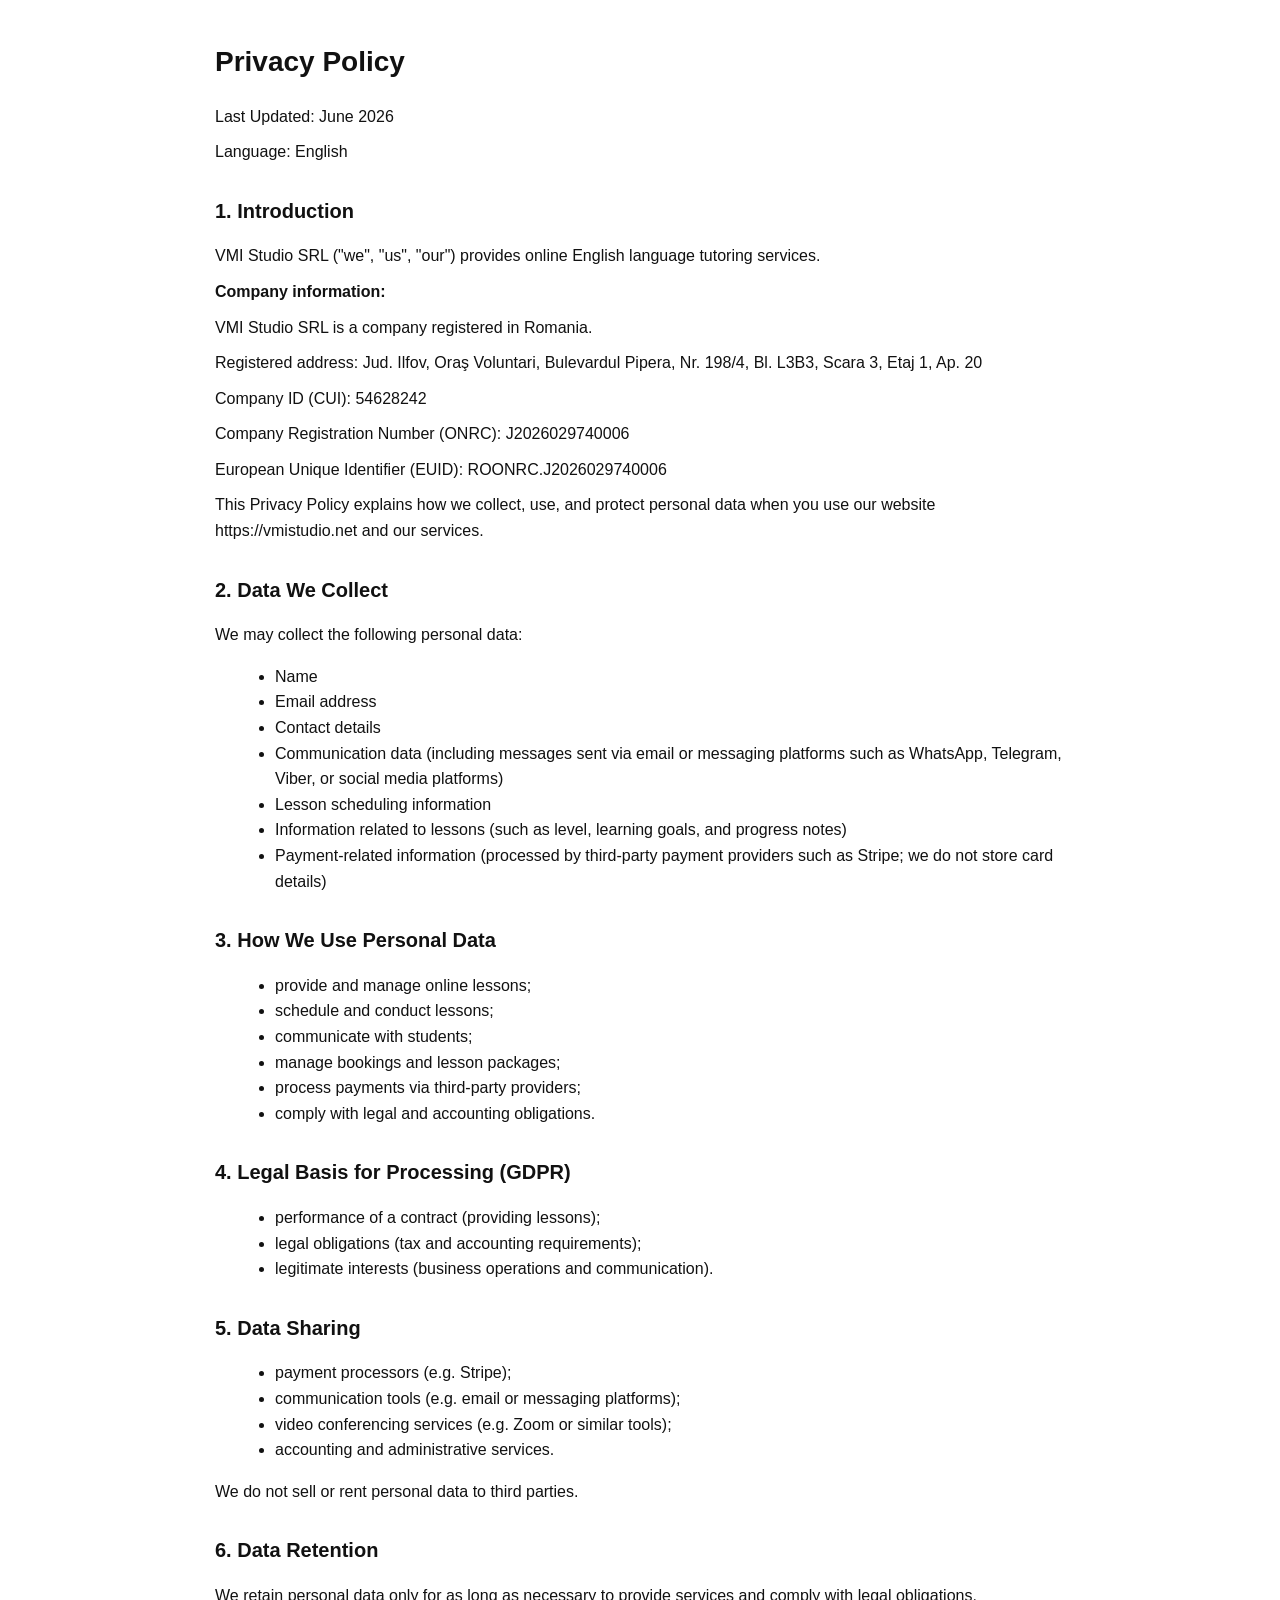
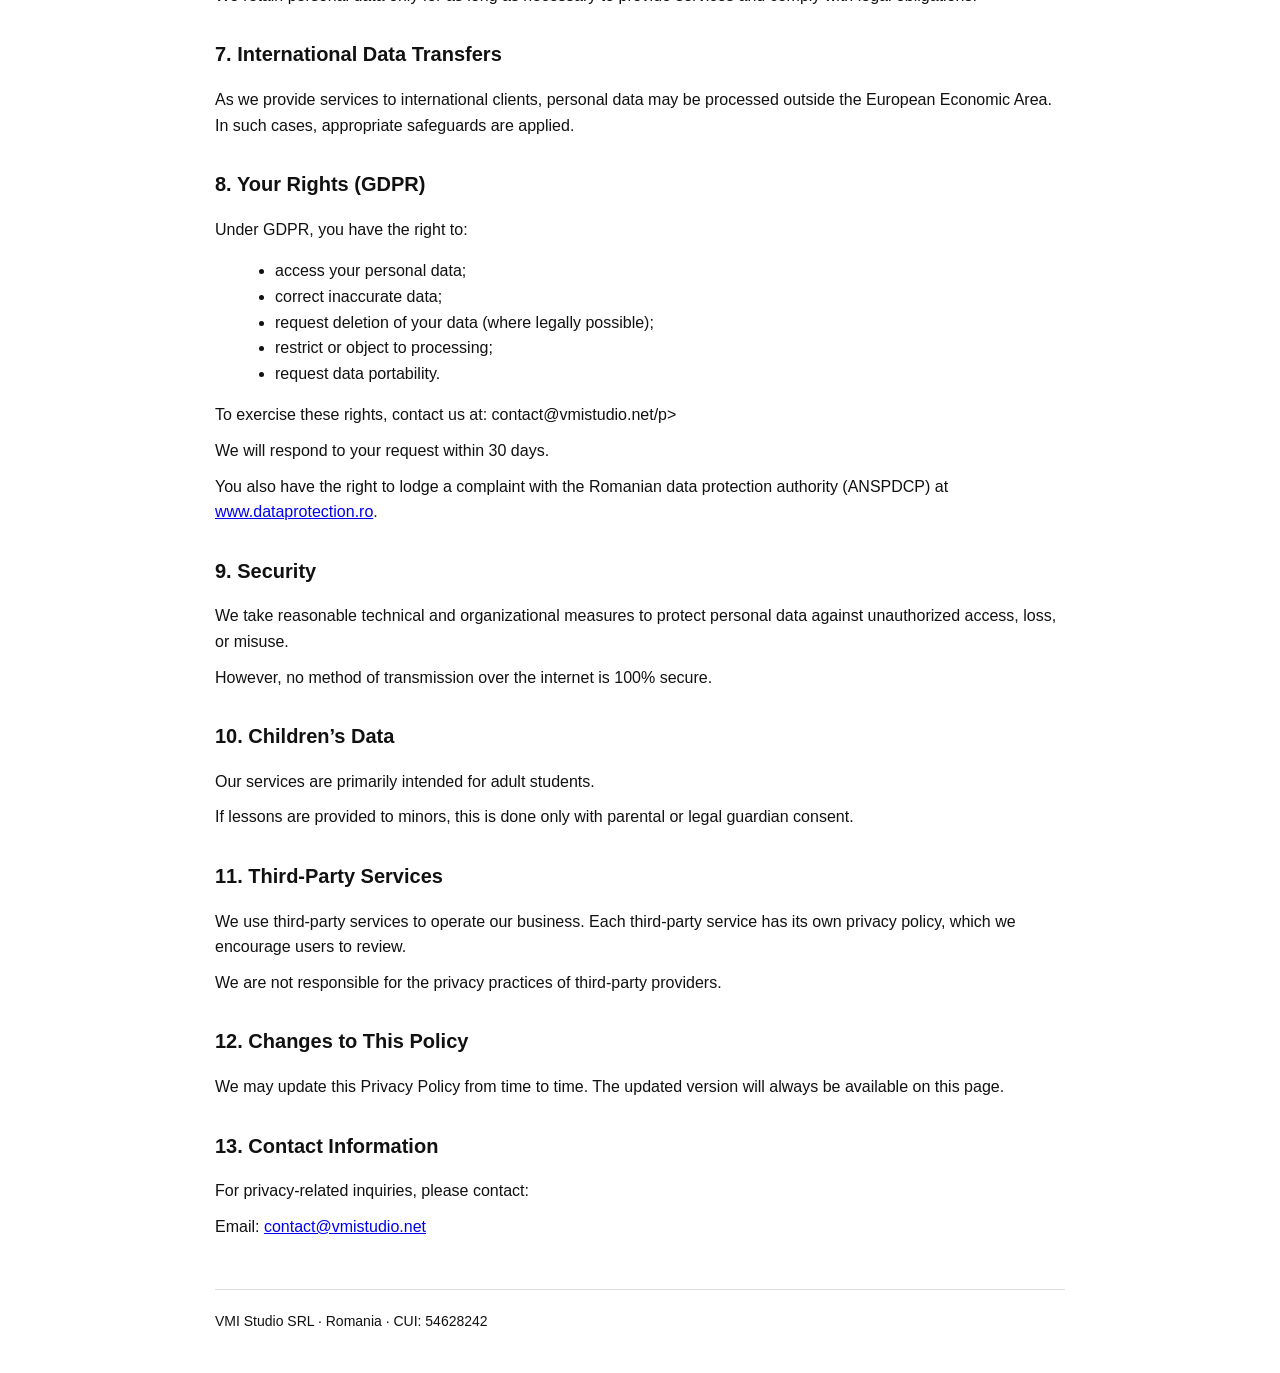
<file: privacy.html>
<!DOCTYPE html>
<html lang="en">
<head>
    <meta charset="UTF-8"/>
    <meta name="viewport" content="width=device-width, initial-scale=1.0"/>

    <title>Privacy Policy</title>

    <link rel="stylesheet" href="legal.css">
    <link rel="icon" href="image/favicon.png" type="image/svg+xml">
</head>

<body>
<div class="container">

    <h1>Privacy Policy</h1>

    <div class="meta">
        <p>Last Updated: June 2026</p>
        <p>Language: English</p>
    </div>

    <h2>1. Introduction</h2>

    <p>VMI Studio SRL ("we", "us", "our") provides online English language tutoring services.</p>

    <p><strong>Company information:</strong></p>
    <p>VMI Studio SRL is a company registered in Romania.</p>
    <p>Registered address: Jud. Ilfov, Oraş Voluntari, Bulevardul Pipera, Nr. 198/4, Bl. L3B3, Scara 3, Etaj 1, Ap.
        20</p>
    <p>Company ID (CUI): 54628242</p>
    <p>Company Registration Number (ONRC): J2026029740006</p>
    <p>European Unique Identifier (EUID): ROONRC.J2026029740006</p>

    <p>
        This Privacy Policy explains how we collect, use, and protect personal data when you use our website
        https://vmistudio.net and our services.
    </p>

    <h2>2. Data We Collect</h2>

    <p>We may collect the following personal data:</p>

    <ul>
        <li>Name</li>
        <li>Email address</li>
        <li>Contact details</li>
        <li>
            Communication data (including messages sent via email or messaging platforms such as WhatsApp, Telegram,
            Viber,
            or social media platforms)
        </li>
        <li>Lesson scheduling information</li>
        <li>Information related to lessons (such as level, learning goals, and progress notes)</li>
        <li>
            Payment-related information (processed by third-party payment providers such as Stripe; we do not store card
            details)
        </li>
    </ul>

    <h2>3. How We Use Personal Data</h2>

    <ul>
        <li>provide and manage online lessons;</li>
        <li>schedule and conduct lessons;</li>
        <li>communicate with students;</li>
        <li>manage bookings and lesson packages;</li>
        <li>process payments via third-party providers;</li>
        <li>comply with legal and accounting obligations.</li>
    </ul>

    <h2>4. Legal Basis for Processing (GDPR)</h2>

    <ul>
        <li>performance of a contract (providing lessons);</li>
        <li>legal obligations (tax and accounting requirements);</li>
        <li>legitimate interests (business operations and communication).</li>
    </ul>

    <h2>5. Data Sharing</h2>

    <ul>
        <li>payment processors (e.g. Stripe);</li>
        <li>communication tools (e.g. email or messaging platforms);</li>
        <li>video conferencing services (e.g. Zoom or similar tools);</li>
        <li>accounting and administrative services.</li>
    </ul>

    <p>We do not sell or rent personal data to third parties.</p>

    <h2>6. Data Retention</h2>

    <p>
        We retain personal data only for as long as necessary to provide services and comply with legal obligations.
    </p>

    <h2>7. International Data Transfers</h2>

    <p>
        As we provide services to international clients, personal data may be processed outside the European Economic
        Area.
        In such cases, appropriate safeguards are applied.
    </p>

    <h2>8. Your Rights (GDPR)</h2>

    <p>Under GDPR, you have the right to:</p>

    <ul>
        <li>access your personal data;</li>
        <li>correct inaccurate data;</li>
        <li>request deletion of your data (where legally possible);</li>
        <li>restrict or object to processing;</li>
        <li>request data portability.</li>
    </ul>

    <p>To exercise these rights, contact us at: contact@vmistudio.net/p>
    <p>We will respond to your request within 30 days.</p>
    <p>You also have the right to lodge a complaint with the Romanian
        data protection authority (ANSPDCP) at
        <a href="https://www.dataprotection.ro">www.dataprotection.ro</a>.</p>

    <h2>9. Security</h2>

    <p>
        We take reasonable technical and organizational measures to protect personal data against unauthorized access,
        loss, or misuse.
    </p>

    <p>
        However, no method of transmission over the internet is 100% secure.
    </p>

    <h2>10. Children’s Data</h2>

    <p>
        Our services are primarily intended for adult students.
    </p>

    <p>
        If lessons are provided to minors, this is done only with parental or legal guardian consent.
    </p>

    <h2>11. Third-Party Services</h2>

    <p>
        We use third-party services to operate our business. Each third-party service has its own privacy policy,
        which we encourage users to review.
    </p>

    <p>
        We are not responsible for the privacy practices of third-party providers.
    </p>

    <h2>12. Changes to This Policy</h2>

    <p>
        We may update this Privacy Policy from time to time. The updated version will always be available on this page.
    </p>

    <h2>13. Contact Information</h2>

    <p>For privacy-related inquiries, please contact:</p>

    <p>Email: <a href="mailto:contact@vmistudio.net">contact@vmistudio.net</a></p>

    <div class="footer">
        VMI Studio SRL · Romania · CUI: 54628242
    </div>

</div>
</body>
</html>
</file>
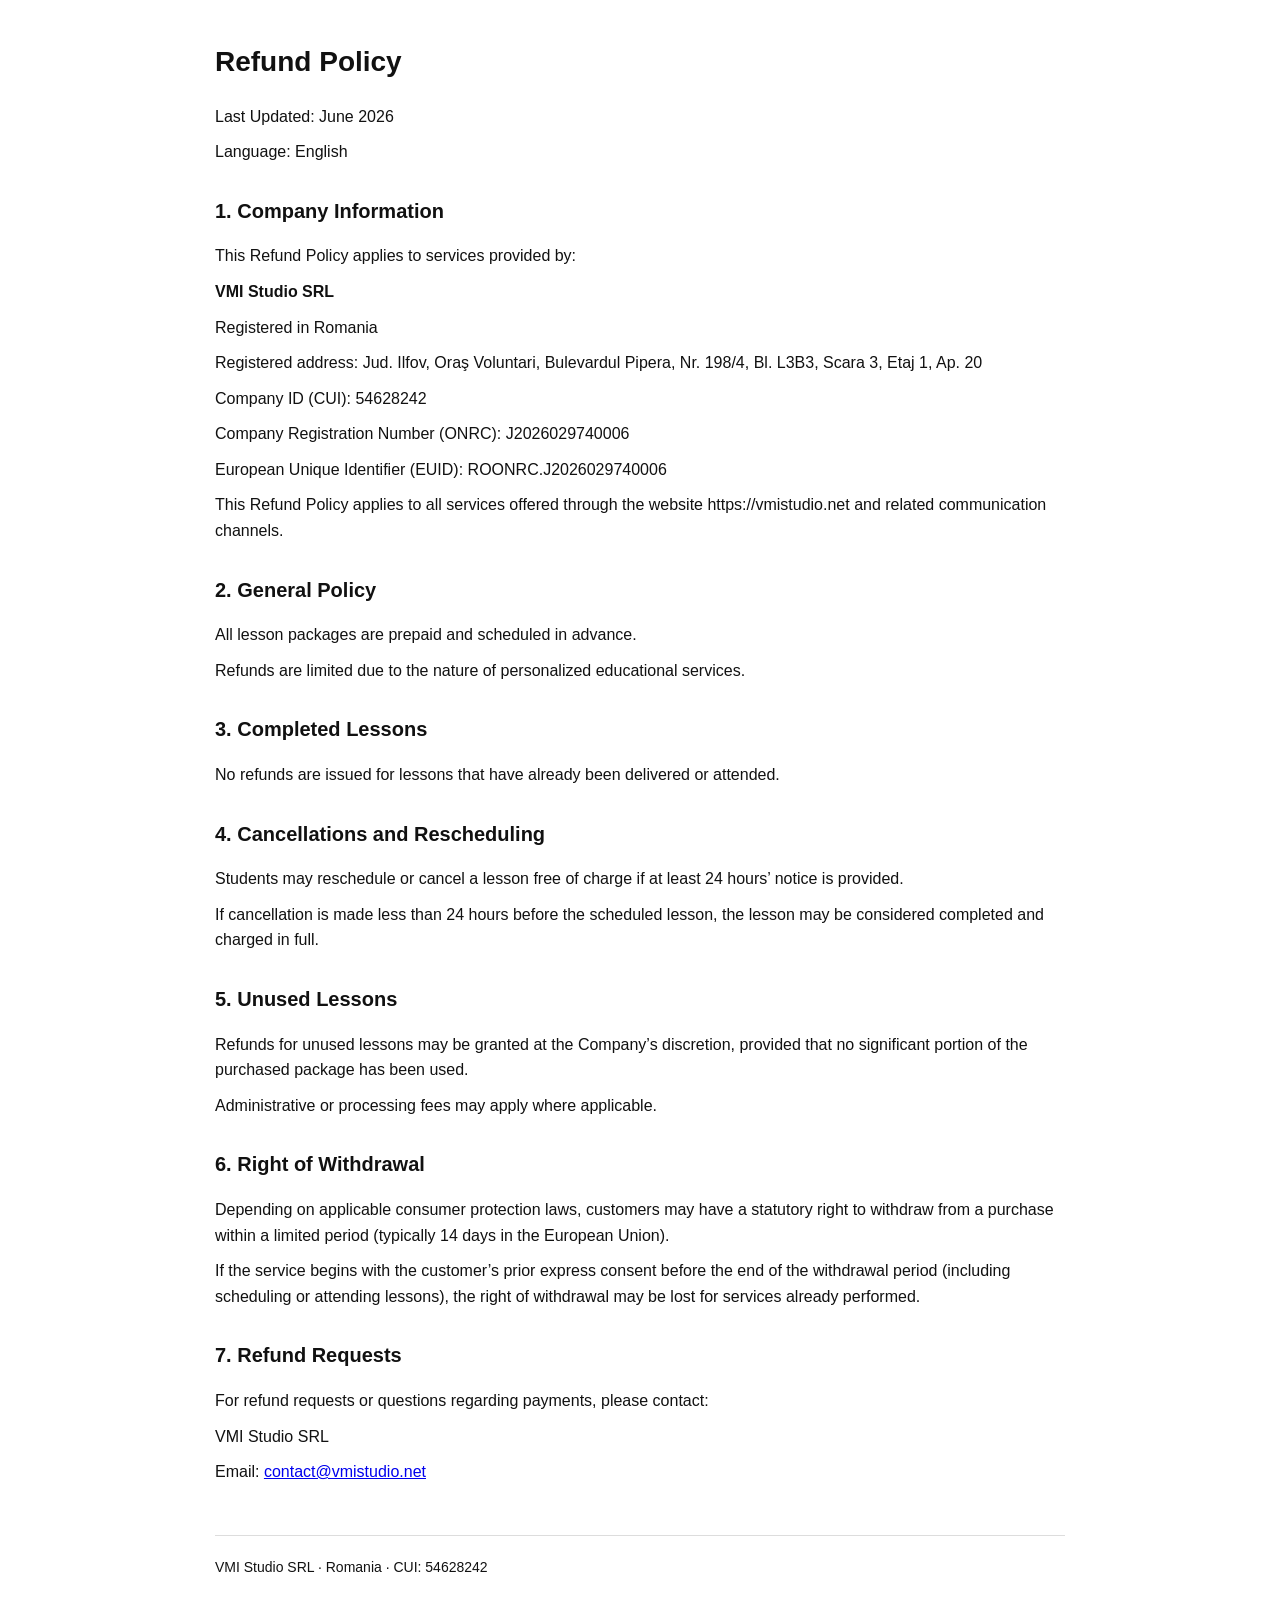
<file: refund.html>
<!DOCTYPE html>
<html lang="en">
<head>
    <meta charset="UTF-8"/>
    <meta name="viewport" content="width=device-width, initial-scale=1.0"/>

    <title>Refund Policy</title>

    <link rel="stylesheet" href="legal.css">
    <link rel="icon" href="image/favicon.png" type="image/svg+xml">
</head>

<body>
<div class="container">

    <h1>Refund Policy</h1>

    <div class="meta">
        <p>Last Updated: June 2026</p>
        <p>Language: English</p>
    </div>

    <h2>1. Company Information</h2>

    <p>This Refund Policy applies to services provided by:</p>

    <p><strong>VMI Studio SRL</strong></p>
    <p>Registered in Romania</p>
    <p>Registered address: Jud. Ilfov, Oraş Voluntari, Bulevardul Pipera, Nr. 198/4, Bl. L3B3, Scara 3, Etaj 1, Ap.
        20</p>
    <p>Company ID (CUI): 54628242</p>
    <p>Company Registration Number (ONRC): J2026029740006</p>
    <p>European Unique Identifier (EUID): ROONRC.J2026029740006</p>

    <p>
        This Refund Policy applies to all services offered through the website https://vmistudio.net and related
        communication channels.
    </p>

    <h2>2. General Policy</h2>

    <p>
        All lesson packages are prepaid and scheduled in advance.
    </p>

    <p>
        Refunds are limited due to the nature of personalized educational services.
    </p>

    <h2>3. Completed Lessons</h2>

    <p>
        No refunds are issued for lessons that have already been delivered or attended.
    </p>

    <h2>4. Cancellations and Rescheduling</h2>

    <p>
        Students may reschedule or cancel a lesson free of charge if at least 24 hours’ notice is provided.
    </p>

    <p>
        If cancellation is made less than 24 hours before the scheduled lesson, the lesson may be considered completed
        and charged in full.
    </p>

    <h2>5. Unused Lessons</h2>

    <p>
        Refunds for unused lessons may be granted at the Company’s discretion, provided that no significant portion of
        the purchased package has been used.
    </p>

    <p>
        Administrative or processing fees may apply where applicable.
    </p>

    <h2>6. Right of Withdrawal</h2>

    <p>
        Depending on applicable consumer protection laws, customers may have a statutory right to withdraw from a
        purchase within a limited period (typically 14 days in the European Union).
    </p>

    <p>
        If the service begins with the customer’s prior express consent before the end of the withdrawal period
        (including scheduling or attending lessons), the right of withdrawal may be lost for services already performed.
    </p>

    <h2>7. Refund Requests</h2>

    <p>
        For refund requests or questions regarding payments, please contact:
    </p>

    <p>VMI Studio SRL</p>
    <p>Email: <a href="mailto:contact@vmistudio.net">contact@vmistudio.net</a></p>

    <div class="footer">
        VMI Studio SRL · Romania · CUI: 54628242
    </div>

</div>
</body>
</html>
</file>
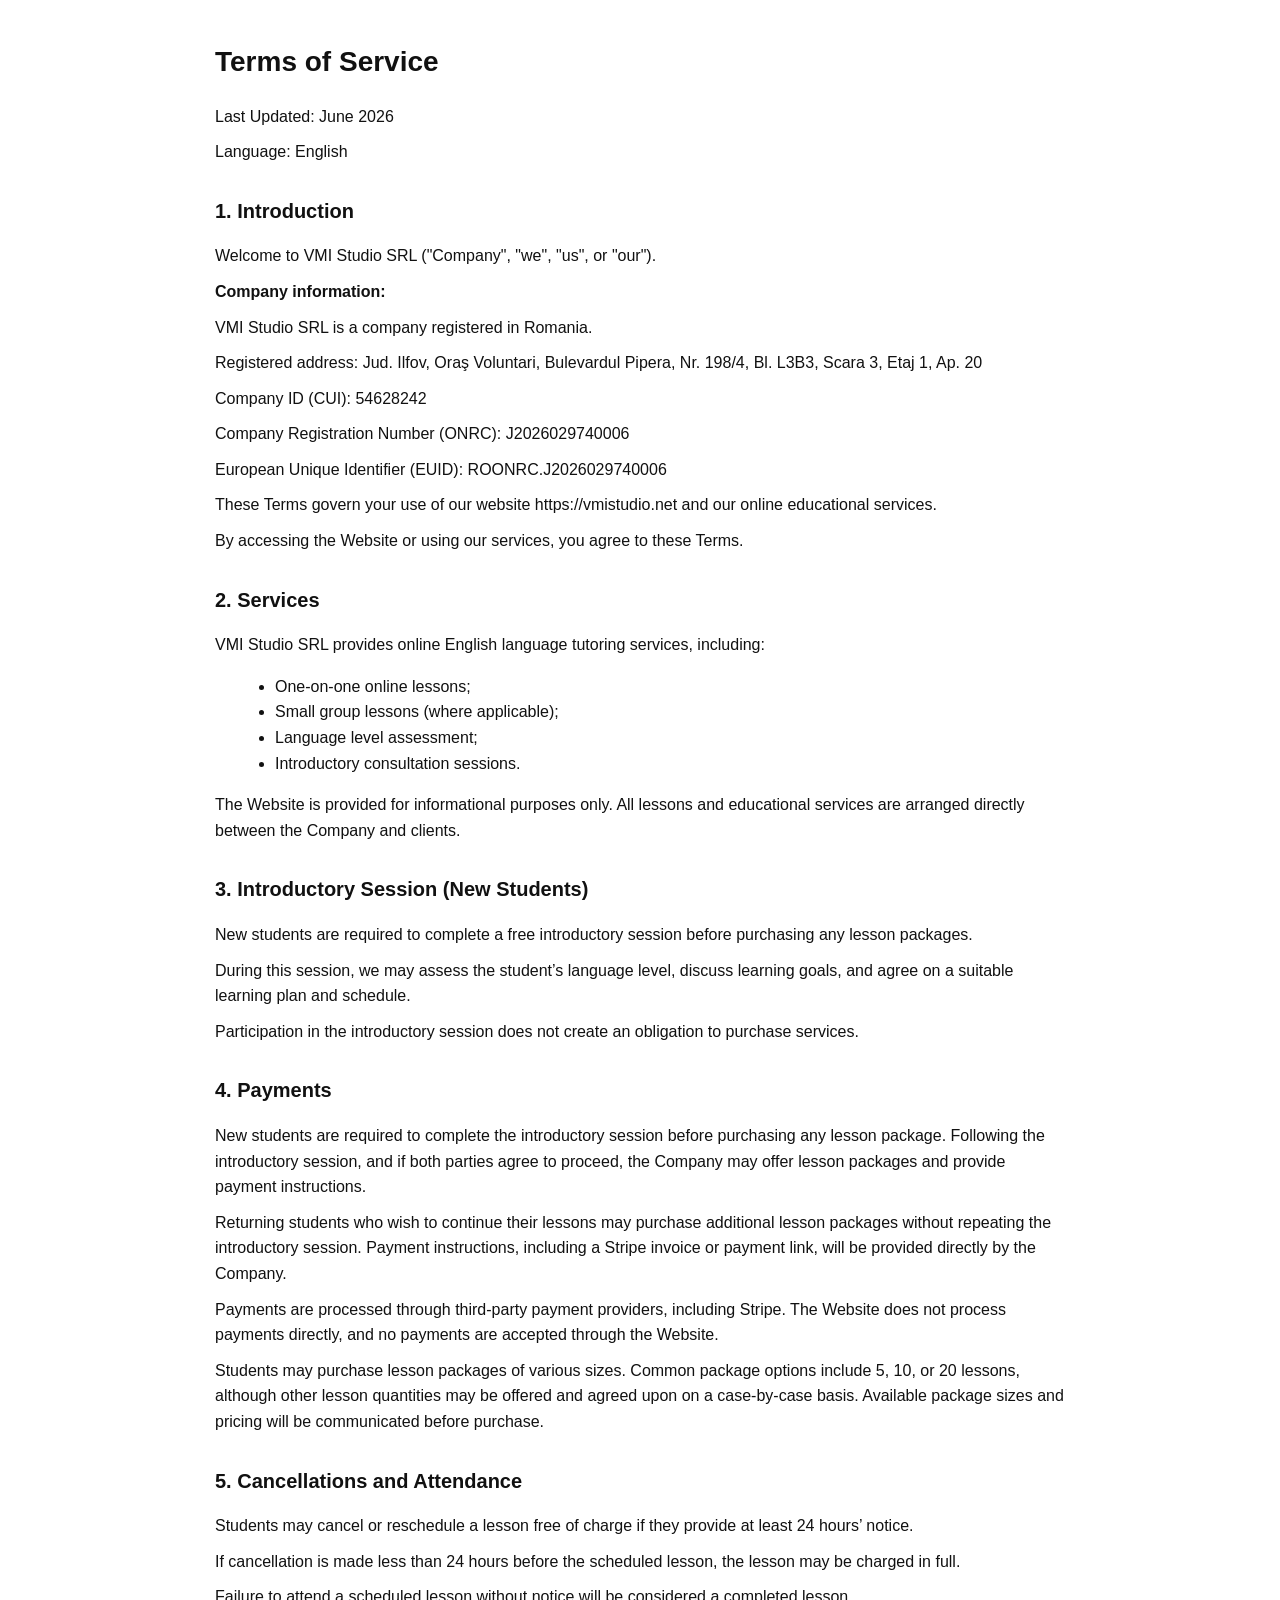
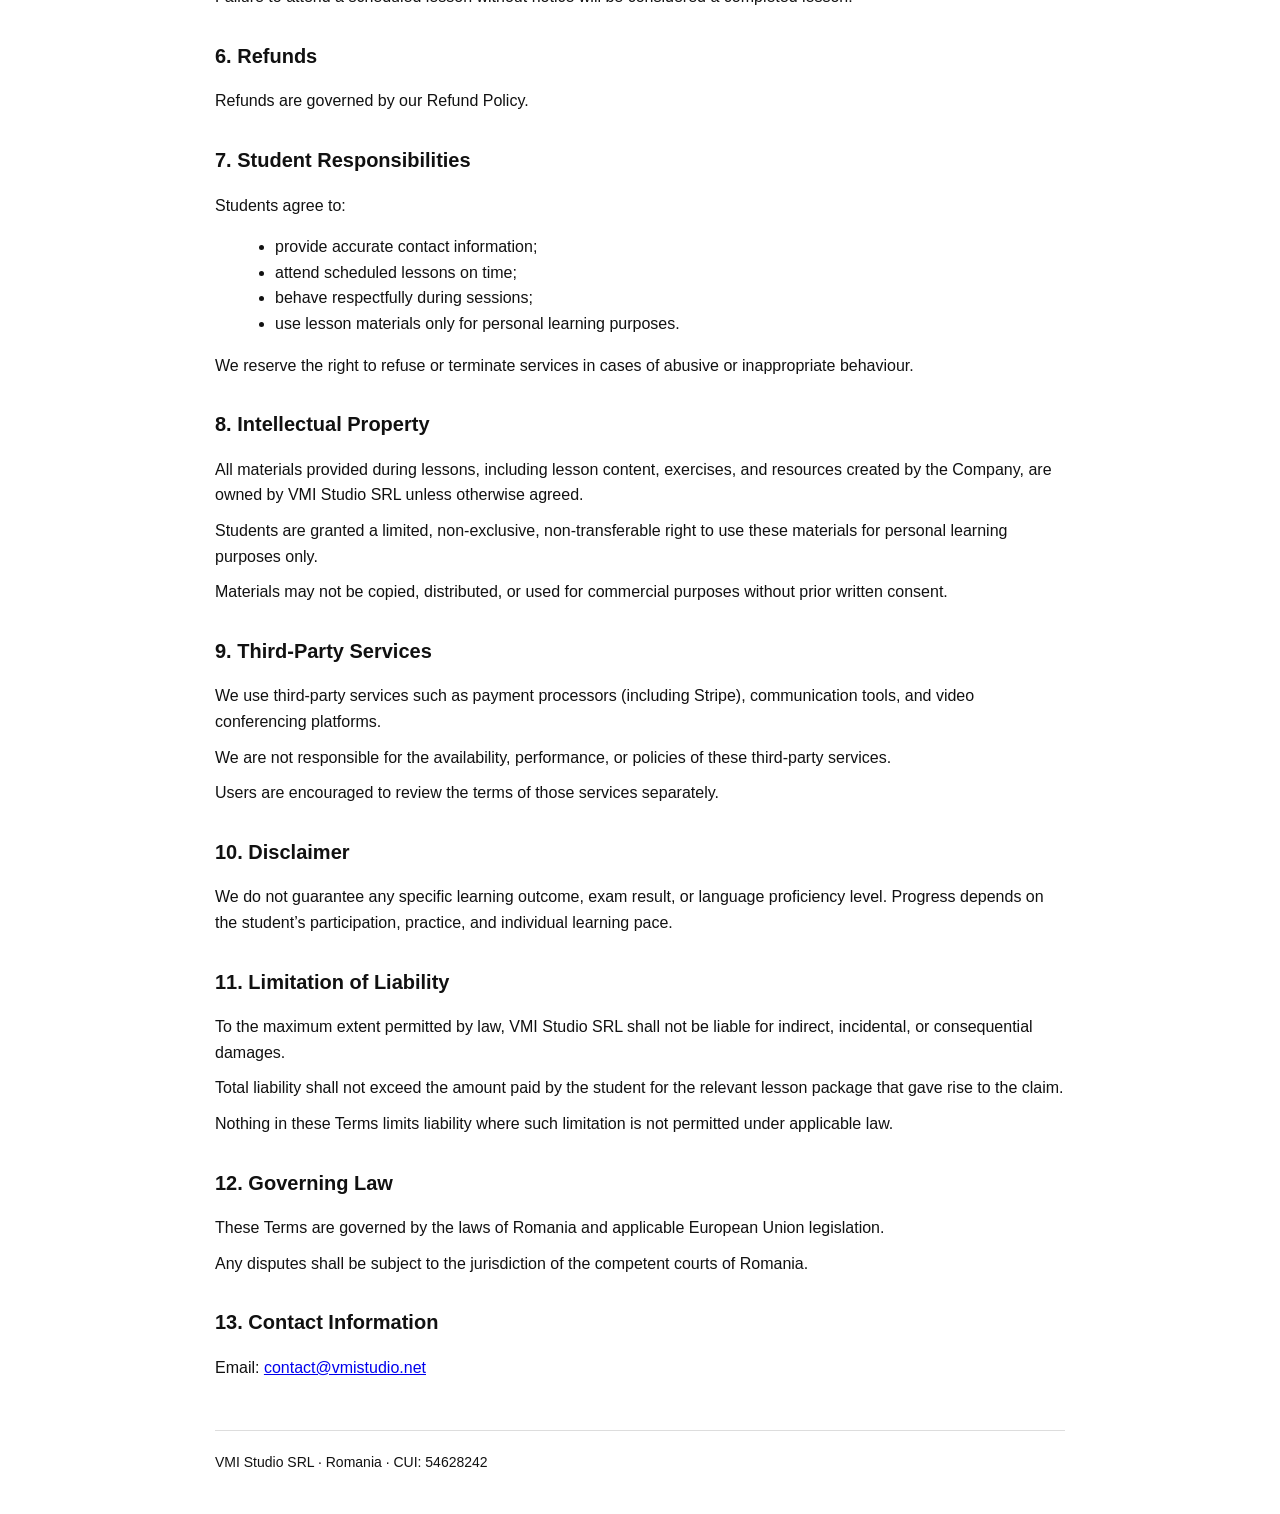
<file: terms.html>
<!DOCTYPE html>
<html lang="en">
<head>
    <meta charset="UTF-8"/>
    <meta name="viewport" content="width=device-width, initial-scale=1.0"/>

    <title>Terms of Service</title>

    <link rel="stylesheet" href="legal.css">
    <link rel="icon" href="image/favicon.png" type="image/svg+xml">
</head>

<body>
<div class="container">

    <h1>Terms of Service</h1>

    <div class="meta">
        <p>Last Updated: June 2026</p>
        <p>Language: English</p>
    </div>

    <h2>1. Introduction</h2>

    <p>Welcome to VMI Studio SRL ("Company", "we", "us", or "our").</p>

    <p><strong>Company information:</strong></p>
    <p>VMI Studio SRL is a company registered in Romania.</p>
    <p>Registered address: Jud. Ilfov, Oraş Voluntari, Bulevardul Pipera, Nr. 198/4, Bl. L3B3, Scara 3, Etaj 1, Ap.
        20</p>
    <p>Company ID (CUI): 54628242</p>
    <p>Company Registration Number (ONRC): J2026029740006</p>
    <p>European Unique Identifier (EUID): ROONRC.J2026029740006</p>

    <p>
        These Terms govern your use of our website https://vmistudio.net and our online educational services.
    </p>

    <p>
        By accessing the Website or using our services, you agree to these Terms.
    </p>

    <h2>2. Services</h2>

    <p>VMI Studio SRL provides online English language tutoring services, including:</p>

    <ul>
        <li>One-on-one online lessons;</li>
        <li>Small group lessons (where applicable);</li>
        <li>Language level assessment;</li>
        <li>Introductory consultation sessions.</li>
    </ul>

    <p>
        The Website is provided for informational purposes only. All lessons and educational services are arranged
        directly between the Company and clients.
    </p>

    <h2>3. Introductory Session (New Students)</h2>

    <p>
        New students are required to complete a free introductory session before purchasing any lesson packages.
    </p>

    <p>
        During this session, we may assess the student’s language level, discuss learning goals, and agree on a suitable
        learning plan and schedule.
    </p>

    <p>
        Participation in the introductory session does not create an obligation to purchase services.
    </p>

    <h2>4. Payments</h2>

    <p>
        New students are required to complete the introductory session before purchasing any lesson package. Following
        the introductory session, and if both parties agree to proceed, the Company may offer lesson packages and
        provide payment instructions.
    </p>

    <p>
        Returning students who wish to continue their lessons may purchase additional lesson packages without repeating
        the introductory session. Payment instructions, including a Stripe invoice or payment link, will be provided
        directly by the Company.
    </p>

    <p>
        Payments are processed through third-party payment providers, including Stripe. The Website does not process
        payments directly, and no payments are accepted through the Website.
    </p>

    <p>
        Students may purchase lesson packages of various sizes. Common package options include 5, 10, or 20 lessons,
        although other lesson quantities may be offered and agreed upon on a case-by-case basis. Available package sizes
        and pricing will be communicated before purchase.
    </p>

    <h2>5. Cancellations and Attendance</h2>

    <p>
        Students may cancel or reschedule a lesson free of charge if they provide at least 24 hours’ notice.
    </p>

    <p>
        If cancellation is made less than 24 hours before the scheduled lesson, the lesson may be charged in full.
    </p>

    <p>
        Failure to attend a scheduled lesson without notice will be considered a completed lesson.
    </p>

    <h2>6. Refunds</h2>

    <p>
        Refunds are governed by our Refund Policy.
    </p>

    <h2>7. Student Responsibilities</h2>

    <p>Students agree to:</p>

    <ul>
        <li>provide accurate contact information;</li>
        <li>attend scheduled lessons on time;</li>
        <li>behave respectfully during sessions;</li>
        <li>use lesson materials only for personal learning purposes.</li>
    </ul>

    <p>
        We reserve the right to refuse or terminate services in cases of abusive or inappropriate behaviour.
    </p>

    <h2>8. Intellectual Property</h2>

    <p>
        All materials provided during lessons, including lesson content, exercises, and resources created by the
        Company, are owned by VMI Studio SRL unless otherwise agreed.
    </p>

    <p>
        Students are granted a limited, non-exclusive, non-transferable right to use these materials for personal
        learning purposes only.
    </p>

    <p>
        Materials may not be copied, distributed, or used for commercial purposes without prior written consent.
    </p>

    <h2>9. Third-Party Services</h2>

    <p>
        We use third-party services such as payment processors (including Stripe), communication tools, and video
        conferencing platforms.
    </p>

    <p>
        We are not responsible for the availability, performance, or policies of these third-party services.
    </p>

    <p>
        Users are encouraged to review the terms of those services separately.
    </p>

    <h2>10. Disclaimer</h2>

    <p>
        We do not guarantee any specific learning outcome, exam result, or language proficiency level. Progress depends
        on the student’s participation, practice, and individual learning pace.
    </p>

    <h2>11. Limitation of Liability</h2>

    <p>
        To the maximum extent permitted by law, VMI Studio SRL shall not be liable for indirect, incidental, or
        consequential
        damages.
    </p>

    <p>
        Total liability shall not exceed the amount paid by the student for the relevant lesson package that gave rise
        to the claim.
    </p>

    <p>
        Nothing in these Terms limits liability where such limitation is not permitted under applicable law.
    </p>

    <h2>12. Governing Law</h2>

    <p>
        These Terms are governed by the laws of Romania and applicable European Union legislation.
    </p>

    <p>
        Any disputes shall be subject to the jurisdiction of the competent courts of Romania.
    </p>

    <h2>13. Contact Information</h2>

    <p>Email: <a href="mailto:contact@vmistudio.net">contact@vmistudio.net</a></p>

    <div class="footer">
        VMI Studio SRL · Romania · CUI: 54628242
    </div>

</div>
</body>
</html>
</file>
<file: styles.css>
*, ::before, ::after {
        --tw-border-spacing-x: 0;
        --tw-border-spacing-y: 0;
        --tw-translate-x: 0;
        --tw-translate-y: 0;
        --tw-rotate: 0;
        --tw-skew-x: 0;
        --tw-skew-y: 0;
        --tw-scale-x: 1;
        --tw-scale-y: 1;
        --tw-pan-x: ;
        --tw-pan-y: ;
        --tw-pinch-zoom: ;
        --tw-scroll-snap-strictness: proximity;
        --tw-gradient-from-position: ;
        --tw-gradient-via-position: ;
        --tw-gradient-to-position: ;
        --tw-ordinal: ;
        --tw-slashed-zero: ;
        --tw-numeric-figure: ;
        --tw-numeric-spacing: ;
        --tw-numeric-fraction: ;
        --tw-ring-inset: ;
        --tw-ring-offset-width: 0px;
        --tw-ring-offset-color: #fff;
        --tw-ring-color: rgb(59 130 246 / 0.5);
        --tw-ring-offset-shadow: 0 0 #0000;
        --tw-ring-shadow: 0 0 #0000;
        --tw-shadow: 0 0 #0000;
        --tw-shadow-colored: 0 0 #0000;
        --tw-blur: ;
        --tw-brightness: ;
        --tw-contrast: ;
        --tw-grayscale: ;
        --tw-hue-rotate: ;
        --tw-invert: ;
        --tw-saturate: ;
        --tw-sepia: ;
        --tw-drop-shadow: ;
        --tw-backdrop-blur: ;
        --tw-backdrop-brightness: ;
        --tw-backdrop-contrast: ;
        --tw-backdrop-grayscale: ;
        --tw-backdrop-hue-rotate: ;
        --tw-backdrop-invert: ;
        --tw-backdrop-opacity: ;
        --tw-backdrop-saturate: ;
        --tw-backdrop-sepia: ;
        --tw-contain-size: ;
        --tw-contain-layout: ;
        --tw-contain-paint: ;
        --tw-contain-style: ;
    }

    ::backdrop {
        --tw-border-spacing-x: 0;
        --tw-border-spacing-y: 0;
        --tw-translate-x: 0;
        --tw-translate-y: 0;
        --tw-rotate: 0;
        --tw-skew-x: 0;
        --tw-skew-y: 0;
        --tw-scale-x: 1;
        --tw-scale-y: 1;
        --tw-pan-x: ;
        --tw-pan-y: ;
        --tw-pinch-zoom: ;
        --tw-scroll-snap-strictness: proximity;
        --tw-gradient-from-position: ;
        --tw-gradient-via-position: ;
        --tw-gradient-to-position: ;
        --tw-ordinal: ;
        --tw-slashed-zero: ;
        --tw-numeric-figure: ;
        --tw-numeric-spacing: ;
        --tw-numeric-fraction: ;
        --tw-ring-inset: ;
        --tw-ring-offset-width: 0px;
        --tw-ring-offset-color: #fff;
        --tw-ring-color: rgb(59 130 246 / 0.5);
        --tw-ring-offset-shadow: 0 0 #0000;
        --tw-ring-shadow: 0 0 #0000;
        --tw-shadow: 0 0 #0000;
        --tw-shadow-colored: 0 0 #0000;
        --tw-blur: ;
        --tw-brightness: ;
        --tw-contrast: ;
        --tw-grayscale: ;
        --tw-hue-rotate: ;
        --tw-invert: ;
        --tw-saturate: ;
        --tw-sepia: ;
        --tw-drop-shadow: ;
        --tw-backdrop-blur: ;
        --tw-backdrop-brightness: ;
        --tw-backdrop-contrast: ;
        --tw-backdrop-grayscale: ;
        --tw-backdrop-hue-rotate: ;
        --tw-backdrop-invert: ;
        --tw-backdrop-opacity: ;
        --tw-backdrop-saturate: ;
        --tw-backdrop-sepia: ;
        --tw-contain-size: ;
        --tw-contain-layout: ;
        --tw-contain-paint: ;
        --tw-contain-style: ;
    }

    /*
    ! tailwindcss v3.4.17 | MIT License | https://tailwindcss.com
    *//*
    1. Prevent padding and border from affecting element width. (https://github.com/mozdevs/cssremedy/issues/4)
    2. Allow adding a border to an element by just adding a border-width. (https://github.com/tailwindcss/tailwindcss/pull/116)
    */

    *,
    ::before,
    ::after {
        box-sizing: border-box; /* 1 */
        border-width: 0; /* 2 */
        border-style: solid; /* 2 */
        border-color: #e5e7eb; /* 2 */
    }

    ::before,
    ::after {
        --tw-content: '';
    }

    /*
    1. Use a consistent sensible line-height in all browsers.
    2. Prevent adjustments of font size after orientation changes in iOS.
    3. Use a more readable tab size.
    4. Use the user's configured `sans` font-family by default.
    5. Use the user's configured `sans` font-feature-settings by default.
    6. Use the user's configured `sans` font-variation-settings by default.
    7. Disable tap highlights on iOS
    */

    html,
    :host {
        line-height: 1.5; /* 1 */
        -webkit-text-size-adjust: 100%; /* 2 */
        -moz-tab-size: 4; /* 3 */
        -o-tab-size: 4;
        tab-size: 4; /* 3 */
        font-family: ui-sans-serif, system-ui, sans-serif, "Apple Color Emoji", "Segoe UI Emoji", "Segoe UI Symbol", "Noto Color Emoji"; /* 4 */
        font-feature-settings: normal; /* 5 */
        font-variation-settings: normal; /* 6 */
        -webkit-tap-highlight-color: transparent; /* 7 */
    }

    /*
    1. Remove the margin in all browsers.
    2. Inherit line-height from `html` so users can set them as a class directly on the `html` element.
    */

    body {
        margin: 0; /* 1 */
        line-height: inherit; /* 2 */
    }

    /*
    1. Add the correct height in Firefox.
    2. Correct the inheritance of border color in Firefox. (https://bugzilla.mozilla.org/show_bug.cgi?id=190655)
    3. Ensure horizontal rules are visible by default.
    */

    hr {
        height: 0; /* 1 */
        color: inherit; /* 2 */
        border-top-width: 1px; /* 3 */
    }

    /*
    Add the correct text decoration in Chrome, Edge, and Safari.
    */

    abbr:where([title]) {
        -webkit-text-decoration: underline dotted;
        text-decoration: underline dotted;
    }

    /*
    Remove the default font size and weight for headings.
    */

    h1,
    h2,
    h3,
    h4,
    h5,
    h6 {
        font-size: inherit;
        font-weight: inherit;
    }

    /*
    Reset links to optimize for opt-in styling instead of opt-out.
    */

    a {
        color: inherit;
        text-decoration: inherit;
    }

    /*
    Add the correct font weight in Edge and Safari.
    */

    b,
    strong {
        font-weight: bolder;
    }

    /*
    1. Use the user's configured `mono` font-family by default.
    2. Use the user's configured `mono` font-feature-settings by default.
    3. Use the user's configured `mono` font-variation-settings by default.
    4. Correct the odd `em` font sizing in all browsers.
    */

    code,
    kbd,
    samp,
    pre {
        font-family: ui-monospace, SFMono-Regular, Menlo, Monaco, Consolas, "Liberation Mono", "Courier New", monospace; /* 1 */
        font-feature-settings: normal; /* 2 */
        font-variation-settings: normal; /* 3 */
        font-size: 1em; /* 4 */
    }

    /*
    Add the correct font size in all browsers.
    */

    small {
        font-size: 80%;
    }

    /*
    Prevent `sub` and `sup` elements from affecting the line height in all browsers.
    */

    sub,
    sup {
        font-size: 75%;
        line-height: 0;
        position: relative;
        vertical-align: baseline;
    }

    sub {
        bottom: -0.25em;
    }

    sup {
        top: -0.5em;
    }

    /*
    1. Remove text indentation from table contents in Chrome and Safari. (https://bugs.chromium.org/p/chromium/issues/detail?id=999088, https://bugs.webkit.org/show_bug.cgi?id=201297)
    2. Correct table border color inheritance in all Chrome and Safari. (https://bugs.chromium.org/p/chromium/issues/detail?id=935729, https://bugs.webkit.org/show_bug.cgi?id=195016)
    3. Remove gaps between table borders by default.
    */

    table {
        text-indent: 0; /* 1 */
        border-color: inherit; /* 2 */
        border-collapse: collapse; /* 3 */
    }

    /*
    1. Change the font styles in all browsers.
    2. Remove the margin in Firefox and Safari.
    3. Remove default padding in all browsers.
    */

    button,
    input,
    optgroup,
    select,
    textarea {
        font-family: inherit; /* 1 */
        font-feature-settings: inherit; /* 1 */
        font-variation-settings: inherit; /* 1 */
        font-size: 100%; /* 1 */
        font-weight: inherit; /* 1 */
        line-height: inherit; /* 1 */
        letter-spacing: inherit; /* 1 */
        color: inherit; /* 1 */
        margin: 0; /* 2 */
        padding: 0; /* 3 */
    }

    /*
    Remove the inheritance of text transform in Edge and Firefox.
    */

    button,
    select {
        text-transform: none;
    }

    /*
    1. Correct the inability to style clickable types in iOS and Safari.
    2. Remove default button styles.
    */

    button,
    input:where([type='button']),
    input:where([type='reset']),
    input:where([type='submit']) {
        -webkit-appearance: button; /* 1 */
        background-color: transparent; /* 2 */
        background-image: none; /* 2 */
    }

    /*
    Use the modern Firefox focus style for all focusable elements.
    */

    :-moz-focusring {
        outline: auto;
    }

    /*
    Remove the additional `:invalid` styles in Firefox. (https://github.com/mozilla/gecko-dev/blob/2f9eacd9d3d995c937b4251a5557d95d494c9be1/layout/style/res/forms.css#L728-L737)
    */

    :-moz-ui-invalid {
        box-shadow: none;
    }

    /*
    Add the correct vertical alignment in Chrome and Firefox.
    */

    progress {
        vertical-align: baseline;
    }

    /*
    Correct the cursor style of increment and decrement buttons in Safari.
    */

    ::-webkit-inner-spin-button,
    ::-webkit-outer-spin-button {
        height: auto;
    }

    /*
    1. Correct the odd appearance in Chrome and Safari.
    2. Correct the outline style in Safari.
    */

    [type='search'] {
        -webkit-appearance: textfield; /* 1 */
        outline-offset: -2px; /* 2 */
    }

    /*
    Remove the inner padding in Chrome and Safari on macOS.
    */

    ::-webkit-search-decoration {
        -webkit-appearance: none;
    }

    /*
    1. Correct the inability to style clickable types in iOS and Safari.
    2. Change font properties to `inherit` in Safari.
    */

    ::-webkit-file-upload-button {
        -webkit-appearance: button; /* 1 */
        font: inherit; /* 2 */
    }

    /*
    Add the correct display in Chrome and Safari.
    */

    summary {
        display: list-item;
    }

    /*
    Removes the default spacing and border for appropriate elements.
    */

    blockquote,
    dl,
    dd,
    h1,
    h2,
    h3,
    h4,
    h5,
    h6,
    hr,
    figure,
    p,
    pre {
        margin: 0;
    }

    fieldset {
        margin: 0;
        padding: 0;
    }

    legend {
        padding: 0;
    }

    ol,
    ul,
    menu {
        list-style: none;
        margin: 0;
        padding: 0;
    }

    /*
    Reset default styling for dialogs.
    */
    dialog {
        padding: 0;
    }

    /*
    Prevent resizing textareas horizontally by default.
    */

    textarea {
        resize: vertical;
    }

    /*
    1. Reset the default placeholder opacity in Firefox. (https://github.com/tailwindlabs/tailwindcss/issues/3300)
    2. Set the default placeholder color to the user's configured gray 400 color.
    */

    input::-moz-placeholder, textarea::-moz-placeholder {
        opacity: 1; /* 1 */
        color: #9ca3af; /* 2 */
    }

    input::placeholder,
    textarea::placeholder {
        opacity: 1; /* 1 */
        color: #9ca3af; /* 2 */
    }

    /*
    Set the default cursor for buttons.
    */

    button,
    [role="button"] {
        cursor: pointer;
    }

    /*
    Make sure disabled buttons don't get the pointer cursor.
    */
    :disabled {
        cursor: default;
    }

    /*
    1. Make replaced elements `display: block` by default. (https://github.com/mozdevs/cssremedy/issues/14)
    2. Add `vertical-align: middle` to align replaced elements more sensibly by default. (https://github.com/jensimmons/cssremedy/issues/14#issuecomment-634934210)
       This can trigger a poorly considered lint error in some tools but is included by design.
    */

    img,
    svg,
    video,
    canvas,
    audio,
    iframe,
    embed,
    object {
        display: block; /* 1 */
        vertical-align: middle; /* 2 */
    }

    /*
    Constrain images and videos to the parent width and preserve their intrinsic aspect ratio. (https://github.com/mozdevs/cssremedy/issues/14)
    */

    img,
    video {
        max-width: 100%;
        height: auto;
    }

    /* Make elements with the HTML hidden attribute stay hidden by default */
    [hidden]:where(:not([hidden="until-found"])) {
        display: none;
    }

    .pointer-events-none {
        pointer-events: none;
    }

    .fixed {
        position: fixed;
    }

    .absolute {
        position: absolute;
    }

    .relative {
        position: relative;
    }

    .inset-0 {
        inset: 0px;
    }

    .inset-x-0 {
        left: 0px;
        right: 0px;
    }

    .-top-4 {
        top: -1rem;
    }

    .bottom-10 {
        bottom: 2.5rem;
    }

    .left-1\/2 {
        left: 50%;
    }

    .left-1\/4 {
        left: 25%;
    }

    .left-\[12\%\] {
        left: 12%;
    }

    .right-1\/4 {
        right: 25%;
    }

    .right-\[12\%\] {
        right: 12%;
    }

    .top-0 {
        top: 0px;
    }

    .top-10 {
        top: 2.5rem;
    }

    .top-20 {
        top: 5rem;
    }

    .z-50 {
        z-index: 50;
    }

    .mx-auto {
        margin-left: auto;
        margin-right: auto;
    }

    .mb-1 {
        margin-bottom: 0.25rem;
    }

    .mb-10 {
        margin-bottom: 2.5rem;
    }

    .mb-12 {
        margin-bottom: 3rem;
    }

    .mb-16 {
        margin-bottom: 4rem;
    }

    .mb-2 {
        margin-bottom: 0.5rem;
    }

    .mb-3 {
        margin-bottom: 0.75rem;
    }

    .mb-4 {
        margin-bottom: 1rem;
    }

    .mb-5 {
        margin-bottom: 1.25rem;
    }

    .mb-6 {
        margin-bottom: 1.5rem;
    }

    .mb-8 {
        margin-bottom: 2rem;
    }

    .ml-2 {
        margin-left: 0.5rem;
    }

    .mt-0\.5 {
        margin-top: 0.125rem;
    }

    .mt-14 {
        margin-top: 3.5rem;
    }

    .mt-8 {
        margin-top: 2rem;
    }

    .inline-block {
        display: inline-block;
    }

    .flex {
        display: flex;
    }

    .inline-flex {
        display: inline-flex;
    }

    .grid {
        display: grid;
    }

    .hidden {
        display: none;
    }

    .h-0\.5 {
        height: 0.125rem;
    }

    .h-12 {
        height: 3rem;
    }

    .h-16 {
        height: 4rem;
    }

    .h-20 {
        height: 5rem;
    }

    .h-4 {
        height: 1rem;
    }

    .h-5 {
        height: 1.25rem;
    }

    .h-6 {
        height: 1.5rem;
    }

    .h-7 {
        height: 1.75rem;
    }

    .h-72 {
        height: 18rem;
    }

    .h-96 {
        height: 24rem;
    }

    .max-h-0 {
        max-height: 0px;
    }

    .max-h-40 {
        max-height: 10rem;
    }

    .w-12 {
        width: 3rem;
    }

    .w-20 {
        width: 5rem;
    }

    .w-4 {
        width: 1rem;
    }

    .w-5 {
        width: 1.25rem;
    }

    .w-6 {
        width: 1.5rem;
    }

    .w-7 {
        width: 1.75rem;
    }

    .w-72 {
        width: 18rem;
    }

    .w-96 {
        width: 24rem;
    }

    .w-full {
        width: 100%;
    }

    .max-w-2xl {
        max-width: 42rem;
    }

    .max-w-3xl {
        max-width: 48rem;
    }

    .max-w-4xl {
        max-width: 56rem;
    }

    .max-w-5xl {
        max-width: 64rem;
    }

    .max-w-6xl {
        max-width: 72rem;
    }

    .max-w-xl {
        max-width: 36rem;
    }

    .max-w-xs {
        max-width: 20rem;
    }

    .flex-1 {
        flex: 1 1 0%;
    }

    .flex-shrink-0 {
        flex-shrink: 0;
    }

    .-translate-x-1\/2 {
        --tw-translate-x: -50%;
        transform: translate(var(--tw-translate-x), var(--tw-translate-y)) rotate(var(--tw-rotate)) skewX(var(--tw-skew-x)) skewY(var(--tw-skew-y)) scaleX(var(--tw-scale-x)) scaleY(var(--tw-scale-y));
    }

    .rotate-180 {
        --tw-rotate: 180deg;
        transform: translate(var(--tw-translate-x), var(--tw-translate-y)) rotate(var(--tw-rotate)) skewX(var(--tw-skew-x)) skewY(var(--tw-skew-y)) scaleX(var(--tw-scale-x)) scaleY(var(--tw-scale-y));
    }

    .flex-col {
        flex-direction: column;
    }

    .flex-wrap {
        flex-wrap: wrap;
    }

    .items-start {
        align-items: flex-start;
    }

    .items-end {
        align-items: flex-end;
    }

    .items-center {
        align-items: center;
    }

    .justify-center {
        justify-content: center;
    }

    .justify-between {
        justify-content: space-between;
    }

    .gap-0\.5 {
        gap: 0.125rem;
    }

    .gap-1 {
        gap: 0.25rem;
    }

    .gap-10 {
        gap: 2.5rem;
    }

    .gap-2 {
        gap: 0.5rem;
    }

    .gap-2\.5 {
        gap: 0.625rem;
    }

    .gap-3 {
        gap: 0.75rem;
    }

    .gap-4 {
        gap: 1rem;
    }

    .gap-6 {
        gap: 1.5rem;
    }

    .gap-8 {
        gap: 2rem;
    }

    .space-y-2 > :not([hidden]) ~ :not([hidden]) {
        --tw-space-y-reverse: 0;
        margin-top: calc(0.5rem * calc(1 - var(--tw-space-y-reverse)));
        margin-bottom: calc(0.5rem * var(--tw-space-y-reverse));
    }

    .space-y-3 > :not([hidden]) ~ :not([hidden]) {
        --tw-space-y-reverse: 0;
        margin-top: calc(0.75rem * calc(1 - var(--tw-space-y-reverse)));
        margin-bottom: calc(0.75rem * var(--tw-space-y-reverse));
    }

    .overflow-hidden {
        overflow: hidden;
    }

    .rounded-2xl {
        border-radius: 1rem;
    }

    .rounded-full {
        border-radius: 9999px;
    }

    .rounded-lg {
        border-radius: 0.5rem;
    }

    .rounded-xl {
        border-radius: 0.75rem;
    }

    .border {
        border-width: 1px;
    }

    .border-2 {
        border-width: 2px;
    }

    .border-b {
        border-bottom-width: 1px;
    }

    .border-t {
        border-top-width: 1px;
    }

    .border-sky-100 {
        --tw-border-opacity: 1;
        border-color: rgb(224 242 254 / var(--tw-border-opacity, 1));
    }

    .border-sky-500 {
        --tw-border-opacity: 1;
        border-color: rgb(14 165 233 / var(--tw-border-opacity, 1));
    }

    .border-slate-100 {
        --tw-border-opacity: 1;
        border-color: rgb(241 245 249 / var(--tw-border-opacity, 1));
    }

    .border-slate-200 {
        --tw-border-opacity: 1;
        border-color: rgb(226 232 240 / var(--tw-border-opacity, 1));
    }

    .border-slate-800 {
        --tw-border-opacity: 1;
        border-color: rgb(30 41 59 / var(--tw-border-opacity, 1));
    }

    .bg-current {
        background-color: currentColor;
    }

    .bg-sky-100 {
        --tw-bg-opacity: 1;
        background-color: rgb(224 242 254 / var(--tw-bg-opacity, 1));
    }

    .bg-sky-50 {
        --tw-bg-opacity: 1;
        background-color: rgb(240 249 255 / var(--tw-bg-opacity, 1));
    }

    .bg-sky-600 {
        --tw-bg-opacity: 1;
        background-color: rgb(2 132 199 / var(--tw-bg-opacity, 1));
    }

    .bg-slate-100 {
        --tw-bg-opacity: 1;
        background-color: rgb(241 245 249 / var(--tw-bg-opacity, 1));
    }

    .bg-slate-50 {
        --tw-bg-opacity: 1;
        background-color: rgb(248 250 252 / var(--tw-bg-opacity, 1));
    }

    .bg-slate-900 {
        --tw-bg-opacity: 1;
        background-color: rgb(15 23 42 / var(--tw-bg-opacity, 1));
    }

    .bg-white {
        --tw-bg-opacity: 1;
        background-color: rgb(255 255 255 / var(--tw-bg-opacity, 1));
    }

    .bg-white\/90 {
        background-color: rgb(255 255 255 / 0.9);
    }

    .bg-gradient-to-br {
        background-image: linear-gradient(to bottom right, var(--tw-gradient-stops));
    }

    .from-sky-50 {
        --tw-gradient-from: #f0f9ff var(--tw-gradient-from-position);
        --tw-gradient-to: rgb(240 249 255 / 0) var(--tw-gradient-to-position);
        --tw-gradient-stops: var(--tw-gradient-from), var(--tw-gradient-to);
    }

    .via-white {
        --tw-gradient-to: rgb(255 255 255 / 0) var(--tw-gradient-to-position);
        --tw-gradient-stops: var(--tw-gradient-from), #fff var(--tw-gradient-via-position), var(--tw-gradient-to);
    }

    .to-slate-50 {
        --tw-gradient-to: #f8fafc var(--tw-gradient-to-position);
    }

    .fill-sky-300 {
        fill: #7dd3fc;
    }

    .p-2 {
        padding: 0.5rem;
    }

    .p-7 {
        padding: 1.75rem;
    }

    .p-8 {
        padding: 2rem;
    }

    .px-4 {
        padding-left: 1rem;
        padding-right: 1rem;
    }

    .px-6 {
        padding-left: 1.5rem;
        padding-right: 1.5rem;
    }

    .px-8 {
        padding-left: 2rem;
        padding-right: 2rem;
    }

    .py-1 {
        padding-top: 0.25rem;
        padding-bottom: 0.25rem;
    }

    .py-1\.5 {
        padding-top: 0.375rem;
        padding-bottom: 0.375rem;
    }

    .py-12 {
        padding-top: 3rem;
        padding-bottom: 3rem;
    }

    .py-14 {
        padding-top: 3.5rem;
        padding-bottom: 3.5rem;
    }

    .py-2 {
        padding-top: 0.5rem;
        padding-bottom: 0.5rem;
    }

    .py-24 {
        padding-top: 6rem;
        padding-bottom: 6rem;
    }

    .py-3 {
        padding-top: 0.75rem;
        padding-bottom: 0.75rem;
    }

    .py-4 {
        padding-top: 1rem;
        padding-bottom: 1rem;
    }

    .py-5 {
        padding-top: 1.25rem;
        padding-bottom: 1.25rem;
    }

    .pb-24 {
        padding-bottom: 6rem;
    }

    .pb-5 {
        padding-bottom: 1.25rem;
    }

    .pr-4 {
        padding-right: 1rem;
    }

    .pt-32 {
        padding-top: 8rem;
    }

    .pt-8 {
        padding-top: 2rem;
    }

    .text-left {
        text-align: left;
    }

    .text-center {
        text-align: center;
    }

    .font-sans {
        font-family: ui-sans-serif, system-ui, sans-serif, "Apple Color Emoji", "Segoe UI Emoji", "Segoe UI Symbol", "Noto Color Emoji";
    }

    .text-2xl {
        font-size: 1.5rem;
        line-height: 2rem;
    }

    .text-4xl {
        font-size: 2.25rem;
        line-height: 2.5rem;
    }

    .text-5xl {
        font-size: 3rem;
        line-height: 1;
    }

    .text-lg {
        font-size: 1.125rem;
        line-height: 1.75rem;
    }

    .text-sm {
        font-size: 0.875rem;
        line-height: 1.25rem;
    }

    .text-xl {
        font-size: 1.25rem;
        line-height: 1.75rem;
    }

    .text-xs {
        font-size: 0.75rem;
        line-height: 1rem;
    }

    .font-bold {
        font-weight: 700;
    }

    .font-medium {
        font-weight: 500;
    }

    .font-normal {
        font-weight: 400;
    }

    .font-semibold {
        font-weight: 600;
    }

    .uppercase {
        text-transform: uppercase;
    }

    .leading-relaxed {
        line-height: 1.625;
    }

    .leading-tight {
        line-height: 1.25;
    }

    .tracking-wide {
        letter-spacing: 0.025em;
    }

    .tracking-widest {
        letter-spacing: 0.1em;
    }

    .text-sky-100 {
        --tw-text-opacity: 1;
        color: rgb(224 242 254 / var(--tw-text-opacity, 1));
    }

    .text-sky-200 {
        --tw-text-opacity: 1;
        color: rgb(186 230 253 / var(--tw-text-opacity, 1));
    }

    .text-sky-300 {
        --tw-text-opacity: 1;
        color: rgb(125 211 252 / var(--tw-text-opacity, 1));
    }

    .text-sky-400 {
        --tw-text-opacity: 1;
        color: rgb(56 189 248 / var(--tw-text-opacity, 1));
    }

    .text-sky-500 {
        --tw-text-opacity: 1;
        color: rgb(14 165 233 / var(--tw-text-opacity, 1));
    }

    .text-sky-600 {
        --tw-text-opacity: 1;
        color: rgb(2 132 199 / var(--tw-text-opacity, 1));
    }

    .text-sky-700 {
        --tw-text-opacity: 1;
        color: rgb(3 105 161 / var(--tw-text-opacity, 1));
    }

    .text-slate-400 {
        --tw-text-opacity: 1;
        color: rgb(148 163 184 / var(--tw-text-opacity, 1));
    }

    .text-slate-500 {
        --tw-text-opacity: 1;
        color: rgb(100 116 139 / var(--tw-text-opacity, 1));
    }

    .text-slate-600 {
        --tw-text-opacity: 1;
        color: rgb(71 85 105 / var(--tw-text-opacity, 1));
    }

    .text-slate-700 {
        --tw-text-opacity: 1;
        color: rgb(51 65 85 / var(--tw-text-opacity, 1));
    }

    .text-slate-800 {
        --tw-text-opacity: 1;
        color: rgb(30 41 59 / var(--tw-text-opacity, 1));
    }

    .text-slate-900 {
        --tw-text-opacity: 1;
        color: rgb(15 23 42 / var(--tw-text-opacity, 1));
    }

    .text-white {
        --tw-text-opacity: 1;
        color: rgb(255 255 255 / var(--tw-text-opacity, 1));
    }

    .antialiased {
        -webkit-font-smoothing: antialiased;
        -moz-osx-font-smoothing: grayscale;
    }

    .opacity-40 {
        opacity: 0.4;
    }

    .shadow-sm {
        --tw-shadow: 0 1px 2px 0 rgb(0 0 0 / 0.05);
        --tw-shadow-colored: 0 1px 2px 0 var(--tw-shadow-color);
        box-shadow: var(--tw-ring-offset-shadow, 0 0 #0000), var(--tw-ring-shadow, 0 0 #0000), var(--tw-shadow);
    }

    .shadow-xl {
        --tw-shadow: 0 20px 25px -5px rgb(0 0 0 / 0.1), 0 8px 10px -6px rgb(0 0 0 / 0.1);
        --tw-shadow-colored: 0 20px 25px -5px var(--tw-shadow-color), 0 8px 10px -6px var(--tw-shadow-color);
        box-shadow: var(--tw-ring-offset-shadow, 0 0 #0000), var(--tw-ring-shadow, 0 0 #0000), var(--tw-shadow);
    }

    .shadow-sky-100 {
        --tw-shadow-color: #e0f2fe;
        --tw-shadow: var(--tw-shadow-colored);
    }

    .blur-3xl {
        --tw-blur: blur(64px);
        filter: var(--tw-blur) var(--tw-brightness) var(--tw-contrast) var(--tw-grayscale) var(--tw-hue-rotate) var(--tw-invert) var(--tw-saturate) var(--tw-sepia) var(--tw-drop-shadow);
    }

    .backdrop-blur {
        --tw-backdrop-blur: blur(8px);
        -webkit-backdrop-filter: var(--tw-backdrop-blur) var(--tw-backdrop-brightness) var(--tw-backdrop-contrast) var(--tw-backdrop-grayscale) var(--tw-backdrop-hue-rotate) var(--tw-backdrop-invert) var(--tw-backdrop-opacity) var(--tw-backdrop-saturate) var(--tw-backdrop-sepia);
        backdrop-filter: var(--tw-backdrop-blur) var(--tw-backdrop-brightness) var(--tw-backdrop-contrast) var(--tw-backdrop-grayscale) var(--tw-backdrop-hue-rotate) var(--tw-backdrop-invert) var(--tw-backdrop-opacity) var(--tw-backdrop-saturate) var(--tw-backdrop-sepia);
    }

    .transition-all {
        transition-property: all;
        transition-timing-function: cubic-bezier(0.4, 0, 0.2, 1);
        transition-duration: 150ms;
    }

    .transition-colors {
        transition-property: color, background-color, border-color, text-decoration-color, fill, stroke;
        transition-timing-function: cubic-bezier(0.4, 0, 0.2, 1);
        transition-duration: 150ms;
    }

    .transition-transform {
        transition-property: transform;
        transition-timing-function: cubic-bezier(0.4, 0, 0.2, 1);
        transition-duration: 150ms;
    }

    .duration-300 {
        transition-duration: 300ms;
    }

    .hover\:border-sky-100:hover {
        --tw-border-opacity: 1;
        border-color: rgb(224 242 254 / var(--tw-border-opacity, 1));
    }

    .hover\:border-slate-300:hover {
        --tw-border-opacity: 1;
        border-color: rgb(203 213 225 / var(--tw-border-opacity, 1));
    }

    .hover\:bg-sky-700:hover {
        --tw-bg-opacity: 1;
        background-color: rgb(3 105 161 / var(--tw-bg-opacity, 1));
    }

    .hover\:bg-slate-200:hover {
        --tw-bg-opacity: 1;
        background-color: rgb(226 232 240 / var(--tw-bg-opacity, 1));
    }

    .hover\:bg-slate-50:hover {
        --tw-bg-opacity: 1;
        background-color: rgb(248 250 252 / var(--tw-bg-opacity, 1));
    }

    .hover\:text-sky-400:hover {
        --tw-text-opacity: 1;
        color: rgb(56 189 248 / var(--tw-text-opacity, 1));
    }

    .hover\:text-sky-600:hover {
        --tw-text-opacity: 1;
        color: rgb(2 132 199 / var(--tw-text-opacity, 1));
    }

    .hover\:text-sky-700:hover {
        --tw-text-opacity: 1;
        color: rgb(3 105 161 / var(--tw-text-opacity, 1));
    }

    .hover\:underline:hover {
        text-decoration-line: underline;
    }

    .hover\:shadow-lg:hover {
        --tw-shadow: 0 10px 15px -3px rgb(0 0 0 / 0.1), 0 4px 6px -4px rgb(0 0 0 / 0.1);
        --tw-shadow-colored: 0 10px 15px -3px var(--tw-shadow-color), 0 4px 6px -4px var(--tw-shadow-color);
        box-shadow: var(--tw-ring-offset-shadow, 0 0 #0000), var(--tw-ring-shadow, 0 0 #0000), var(--tw-shadow);
    }

    .hover\:shadow-md:hover {
        --tw-shadow: 0 4px 6px -1px rgb(0 0 0 / 0.1), 0 2px 4px -2px rgb(0 0 0 / 0.1);
        --tw-shadow-colored: 0 4px 6px -1px var(--tw-shadow-color), 0 2px 4px -2px var(--tw-shadow-color);
        box-shadow: var(--tw-ring-offset-shadow, 0 0 #0000), var(--tw-ring-shadow, 0 0 #0000), var(--tw-shadow);
    }

    .hover\:shadow-sky-200:hover {
        --tw-shadow-color: #bae6fd;
        --tw-shadow: var(--tw-shadow-colored);
    }

    .hover\:shadow-sky-50:hover {
        --tw-shadow-color: #f0f9ff;
        --tw-shadow: var(--tw-shadow-colored);
    }

    .group:hover .group-hover\:bg-sky-100 {
        --tw-bg-opacity: 1;
        background-color: rgb(224 242 254 / var(--tw-bg-opacity, 1));
    }

    @media (min-width: 640px) {

        .sm\:grid-cols-3 {
            grid-template-columns: repeat(3, minmax(0, 1fr));
        }

        .sm\:flex-row {
            flex-direction: row;
        }
    }

    @media (min-width: 768px) {

        .md\:col-span-2 {
            grid-column: span 2 / span 2;
        }

        .md\:block {
            display: block;
        }

        .md\:flex {
            display: flex;
        }

        .md\:hidden {
            display: none;
        }

        .md\:grid-cols-2 {
            grid-template-columns: repeat(2, minmax(0, 1fr));
        }

        .md\:grid-cols-3 {
            grid-template-columns: repeat(3, minmax(0, 1fr));
        }

        .md\:grid-cols-4 {
            grid-template-columns: repeat(4, minmax(0, 1fr));
        }

        .md\:text-6xl {
            font-size: 3.75rem;
            line-height: 1;
        }
    }

    @media (min-width: 1024px) {

        .lg\:grid-cols-3 {
            grid-template-columns: repeat(3, minmax(0, 1fr));
        }
    }

html.dark {
            color-scheme: dark;
            background: #020617;
        }

        html.dark body {
            background: #020617;
        }

        html.dark .bg-white {
            background-color: #0f172a !important;
        }

        html.dark .bg-white\/90 {
            background-color: rgb(15 23 42 / 0.92) !important;
        }

        html.dark .bg-slate-50 {
            background-color: #020617 !important;
        }

        html.dark .bg-slate-100 {
            background-color: #1e293b !important;
        }

        html.dark .bg-sky-50 {
            background-color: rgb(8 47 73 / 0.55) !important;
        }

        html.dark .bg-sky-100 {
            background-color: rgb(12 74 110 / 0.65) !important;
        }

        html.dark .bg-sky-600:not(#testimonials) {
            background-color: #075985 !important;
        }

        html.dark .hover\:bg-sky-700:hover {
            background-color: #0369a1 !important;
        }

        html.dark .border-slate-100,
        html.dark .border-slate-200 {
            border-color: #1e293b !important;
        }

        html.dark .border-sky-500 {
            border-color: #0369a1 !important;
        }

        html.dark .border-sky-100 {
            border-color: #075985 !important;
        }

        html.dark .text-slate-900,
        html.dark .text-slate-800 {
            color: #f8fafc !important;
        }

        html.dark .text-slate-700 {
            color: #e2e8f0 !important;
        }

        html.dark .text-slate-600 {
            color: #cbd5e1 !important;
        }

        html.dark .text-slate-500 {
            color: #94a3b8 !important;
        }

        html.dark .text-slate-400 {
            color: #64748b !important;
        }

        html.dark .from-sky-50 {
            --tw-gradient-from: #082f49 var(--tw-gradient-from-position);
            --tw-gradient-to: rgb(8 47 73 / 0) var(--tw-gradient-to-position);
            --tw-gradient-stops: var(--tw-gradient-from), var(--tw-gradient-to);
        }

        html.dark .via-white {
            --tw-gradient-to: rgb(15 23 42 / 0) var(--tw-gradient-to-position);
            --tw-gradient-stops: var(--tw-gradient-from), #0f172a var(--tw-gradient-via-position), var(--tw-gradient-to);
        }

        html.dark .to-slate-50 {
            --tw-gradient-to: #020617 var(--tw-gradient-to-position);
        }

        html.dark .hover\:bg-slate-50:hover,
        html.dark .hover\:bg-slate-200:hover {
            background-color: #1e293b !important;
        }

        html.dark .hover\:border-slate-300:hover,
        html.dark .hover\:border-sky-100:hover {
            border-color: #0ea5e9 !important;
        }

        html.dark .shadow-sky-50,
        html.dark .shadow-sky-100,
        html.dark .shadow-sky-200 {
            --tw-shadow-color: rgb(14 165 233 / 0.18) !important;
            --tw-shadow: var(--tw-shadow-colored) !important;
        }

        html.dark #testimonials {
            background-color: #0c4a6e !important;
            border-block: 1px solid rgb(14 165 233 / 0.22);
        }

        html.dark .theme-icon-sun {
            display: block;
        }

        html.dark .theme-icon-moon {
            display: none;
        }

        .theme-icon-sun {
            display: none;
        }

@font-face {
    font-family: Inter-NjBkMDQwOTZj;
    font-weight: 600;
    src: url([data-uri]) format("woff2");
}

@font-face {
    font-family: Inter-NjBkMDQwOTZj;
    font-weight: 500;
    src: url([data-uri]) format("woff2");
}
</file>
<file: legal.css>
body {
    font-family: Arial, sans-serif;
    background: #ffffff;
    color: #111;
    line-height: 1.6;
    margin: 0;
    padding: 0;
}

.container {
    max-width: 850px;
    margin: 40px auto;
    padding: 0 20px;
}

h1 {
    font-size: 28px;
}

h2 {
    margin-top: 30px;
    font-size: 20px;
}

p {
    margin: 10px 0;
}

ul {
    margin-left: 20px;
}

.footer {
    margin-top: 50px;
    padding-top: 20px;
    border-top: 1px solid #ddd;
    font-size: 14px;
}
</file>
